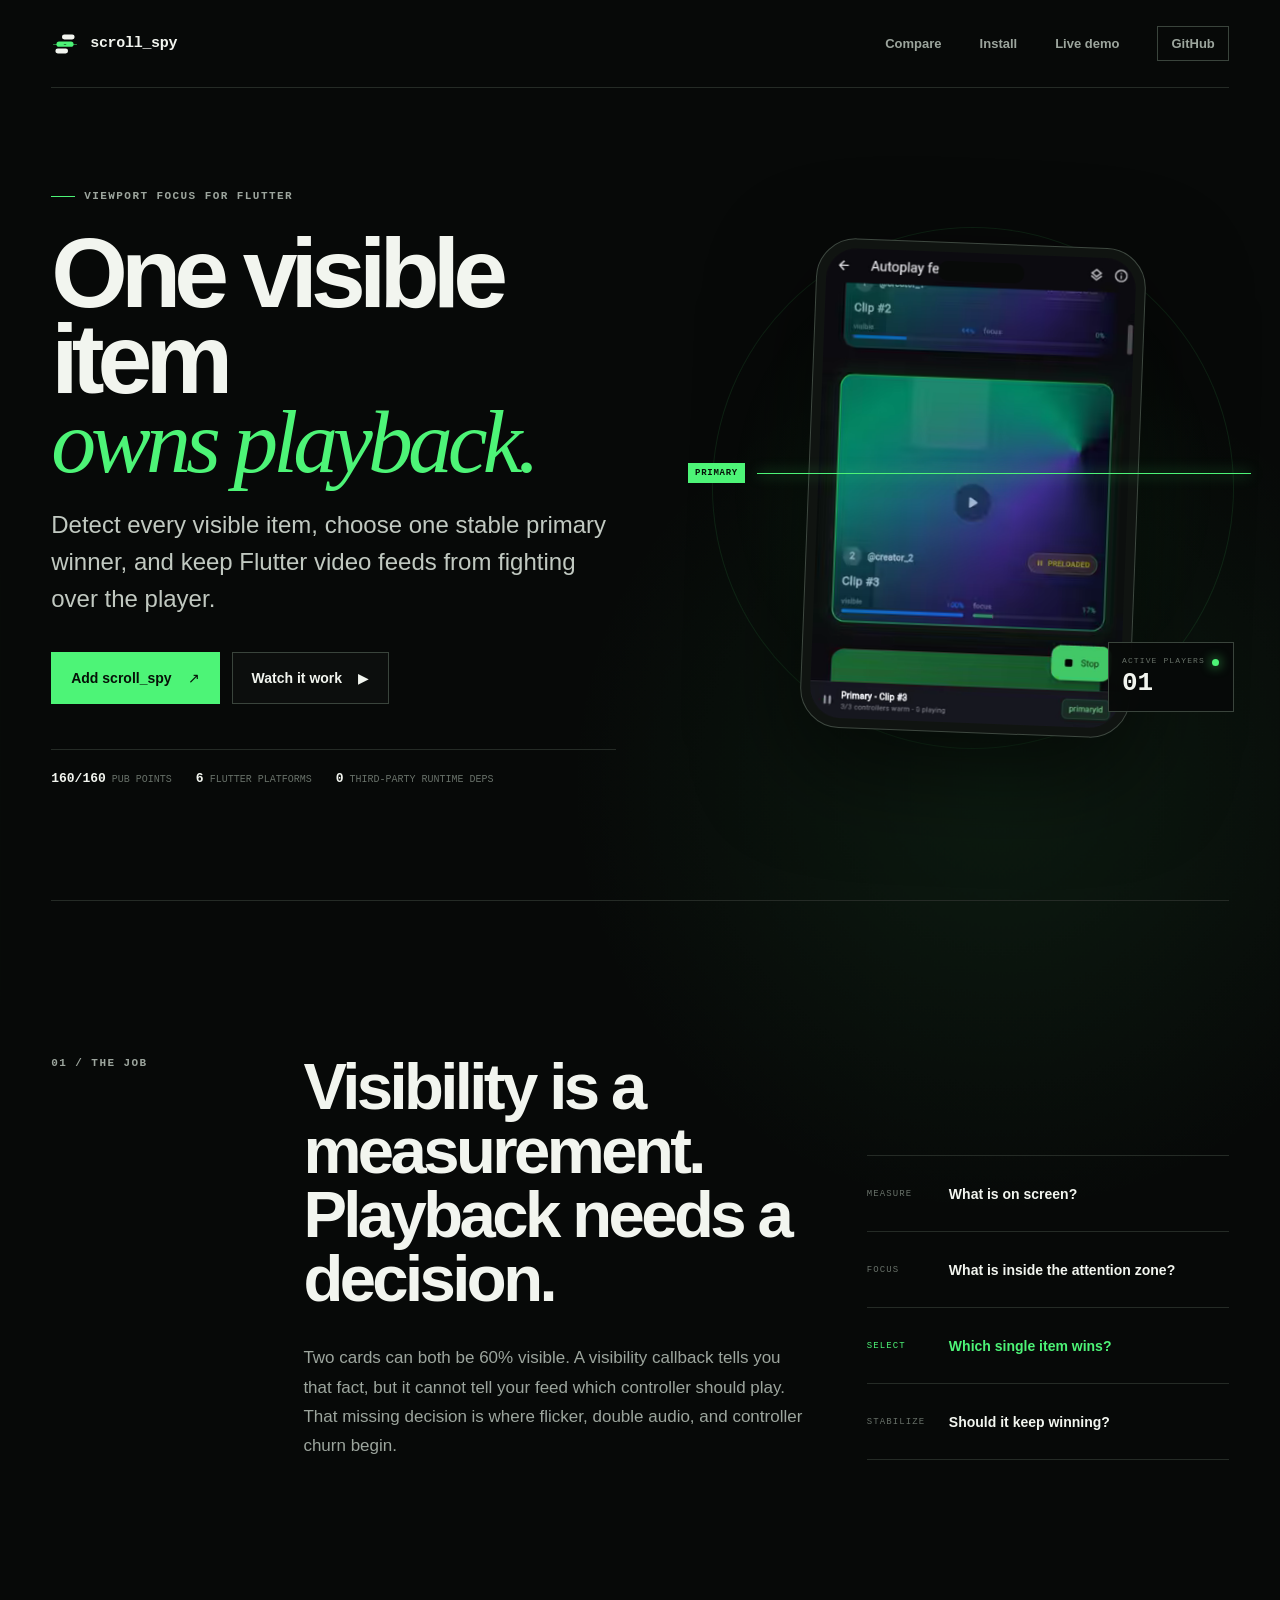
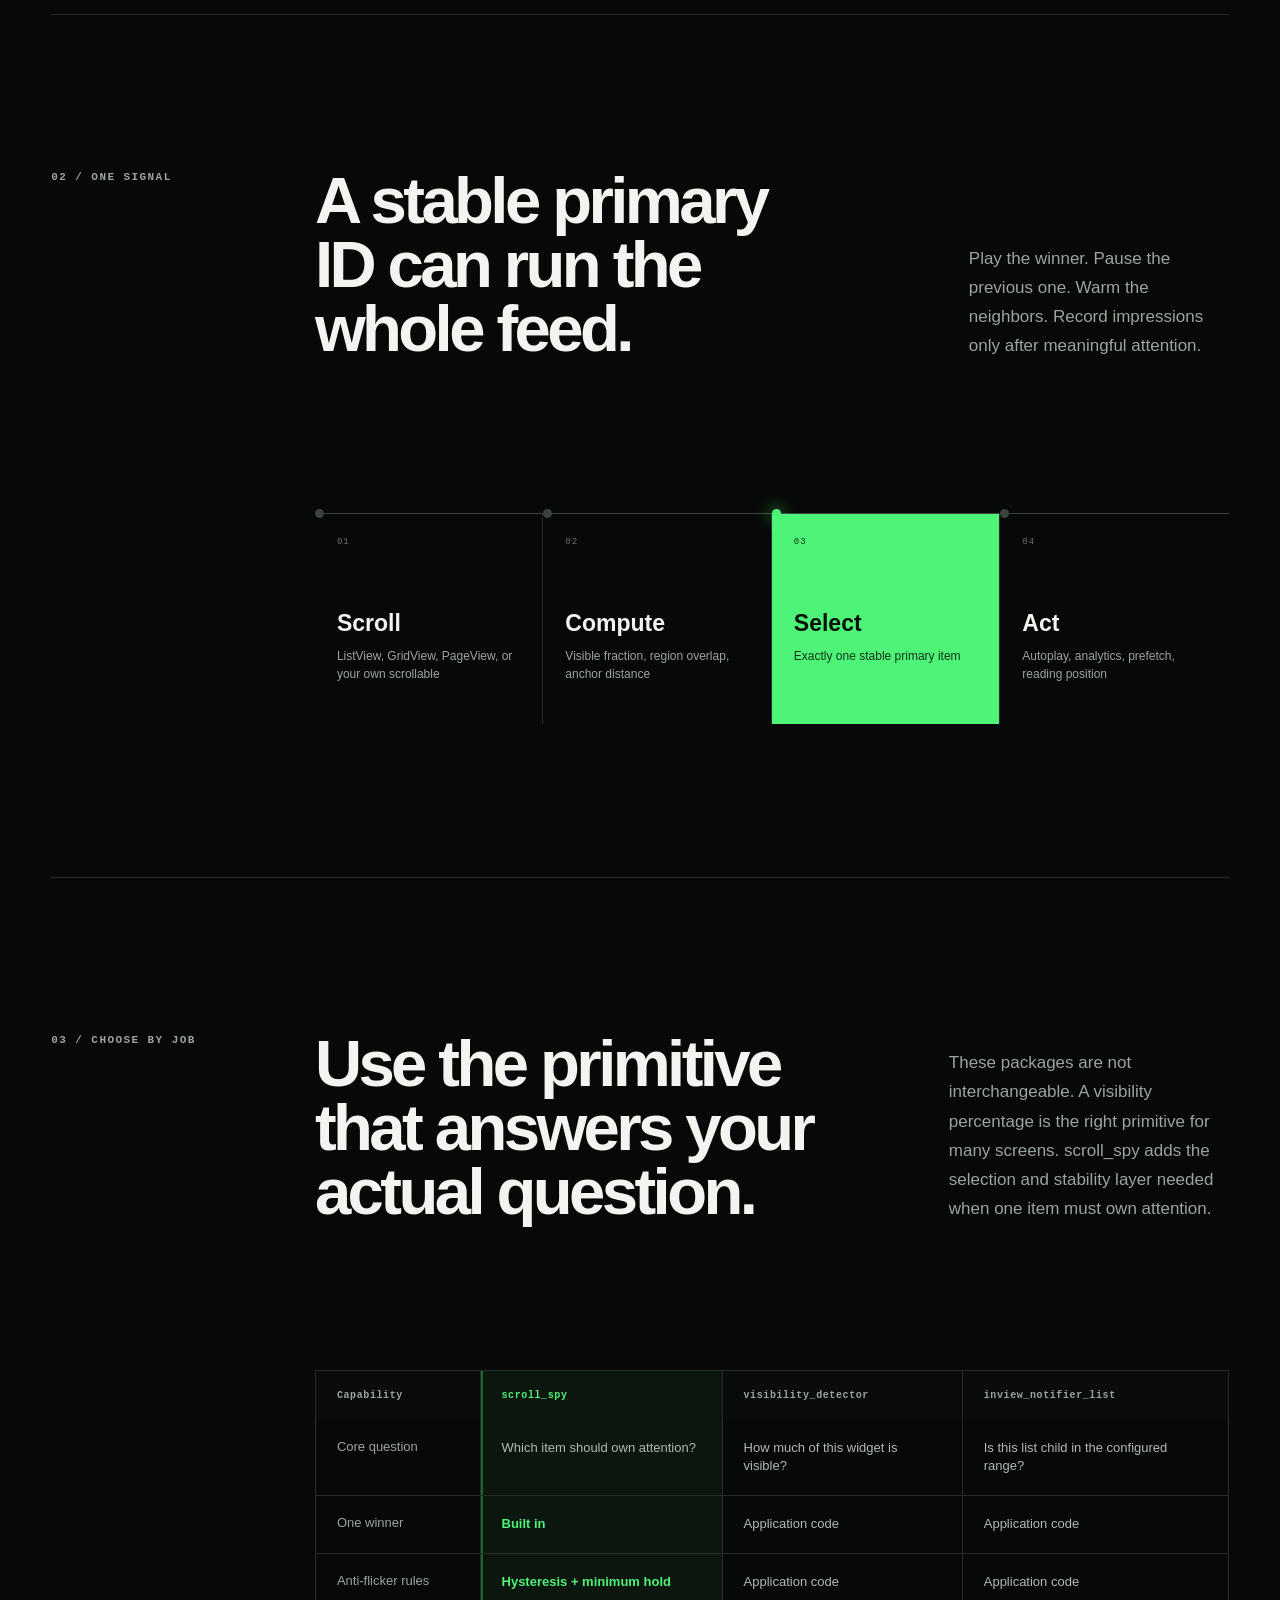
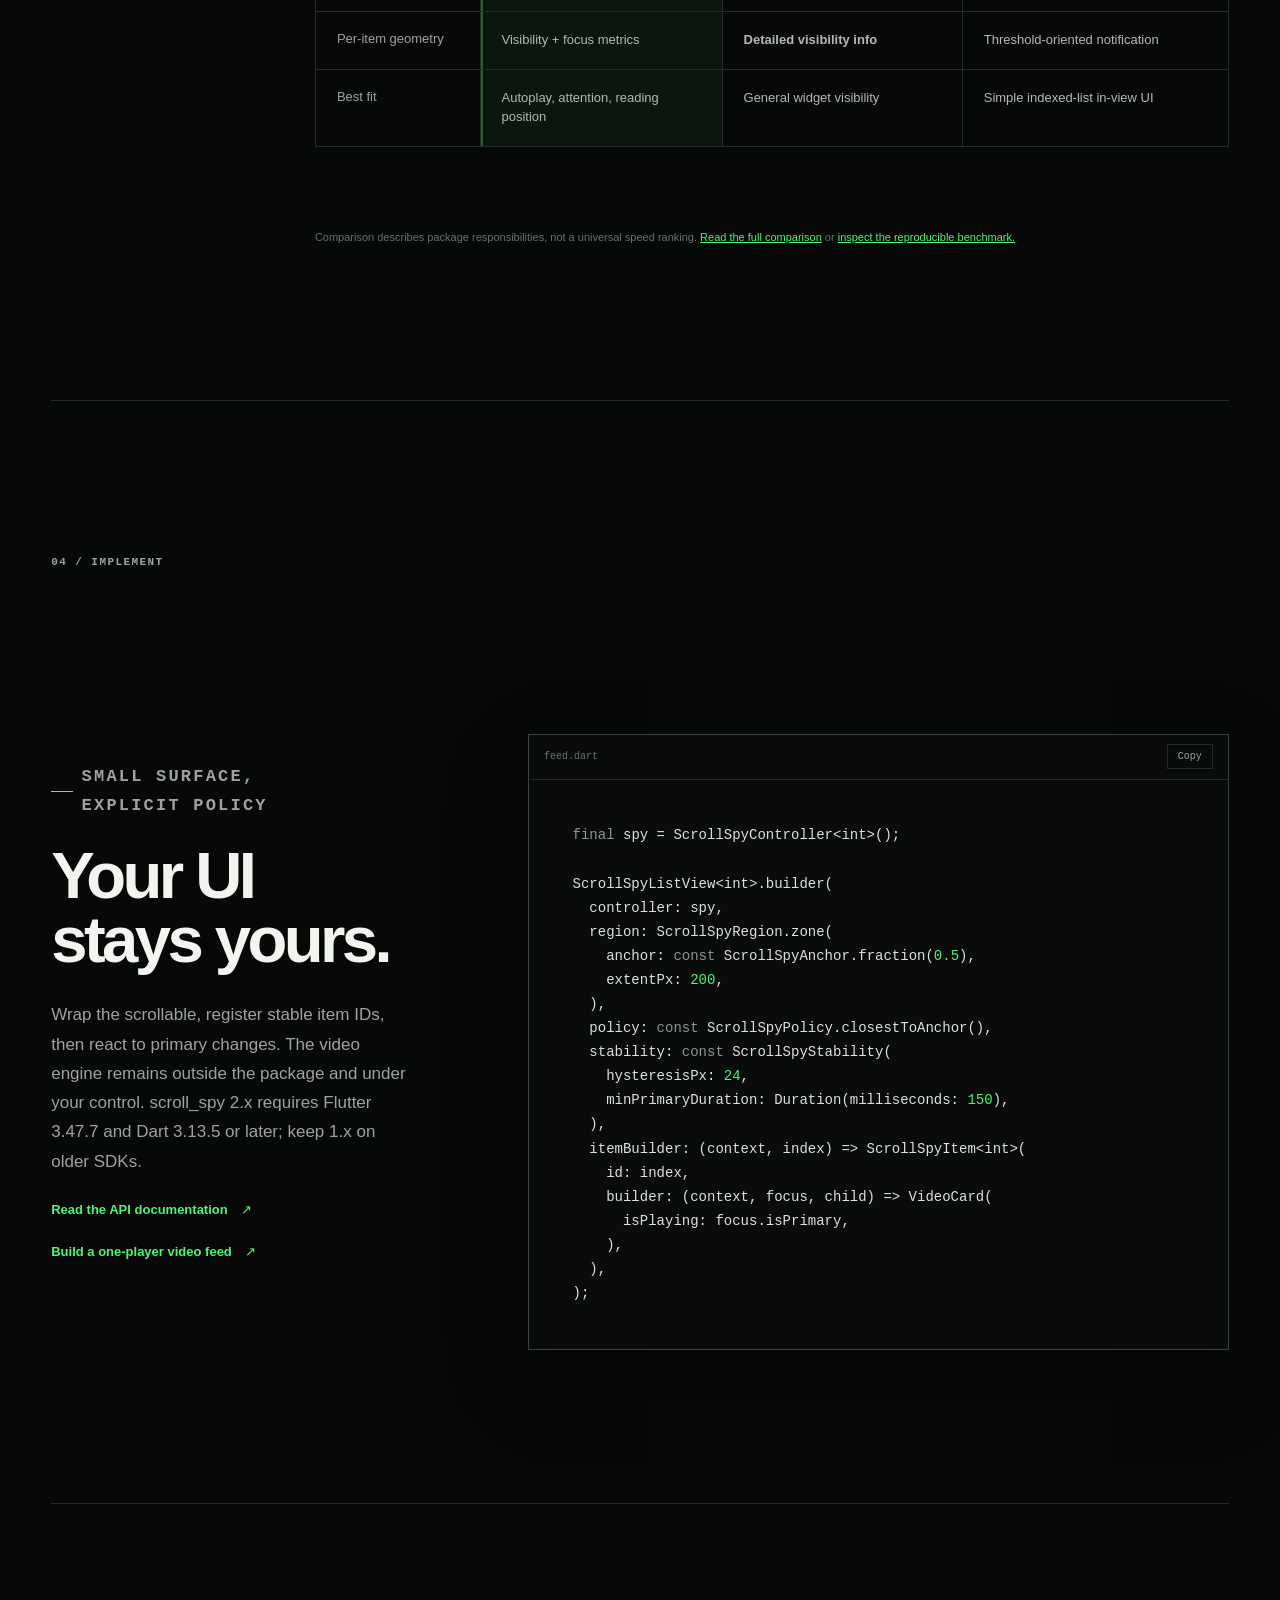
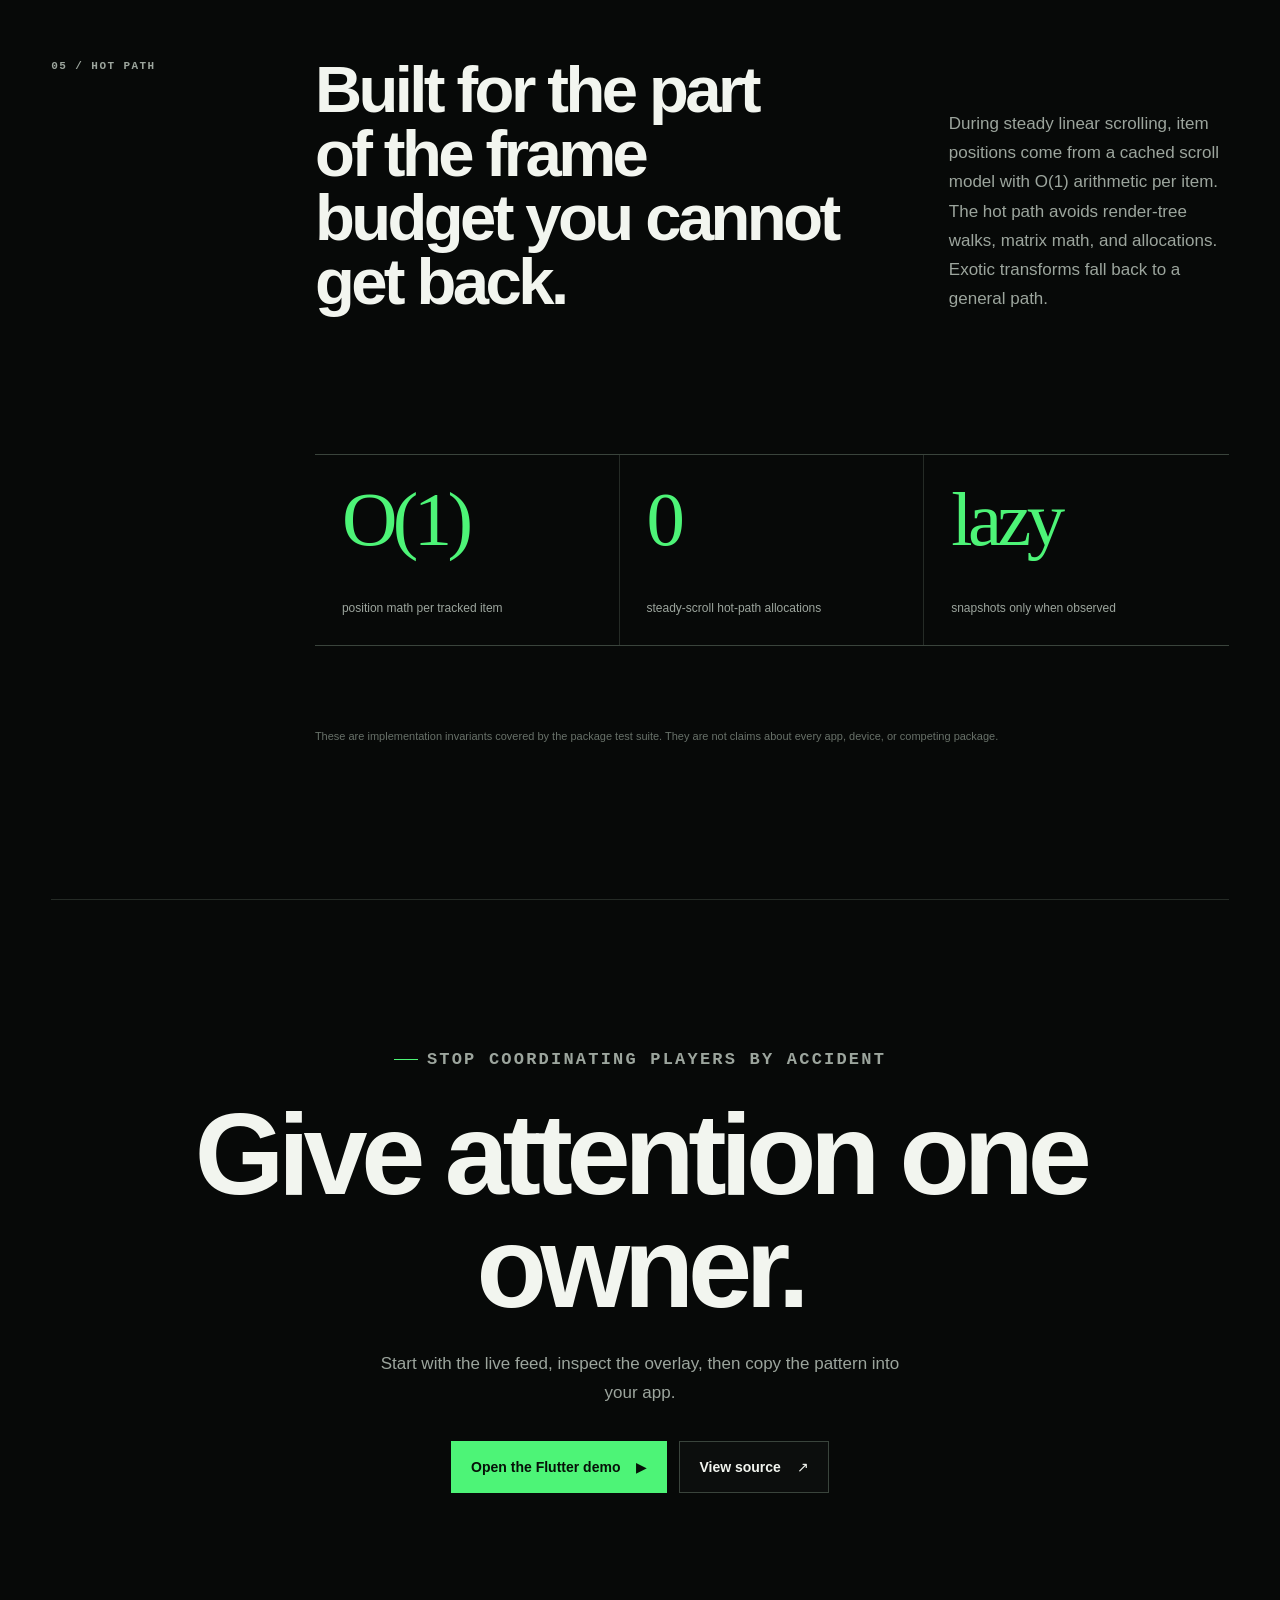
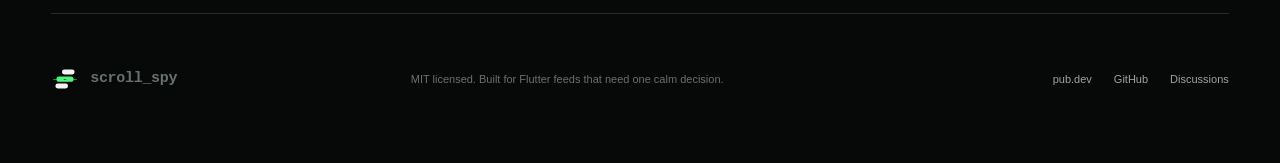
<file: website/index.html>
<!doctype html>
<html lang="en">
  <head>
    <meta charset="utf-8" />
    <meta name="viewport" content="width=device-width, initial-scale=1" />
    <meta name="theme-color" content="#070908" />
    <meta name="color-scheme" content="dark" />

    <title>scroll_spy - Stable primary item detection for Flutter</title>
    <meta
      name="description"
      content="Detect visible Flutter items and choose one stable primary item for video autoplay feeds, analytics, reading position, and prefetching."
    />
    <meta
      name="keywords"
      content="Flutter visibility detector, Flutter video autoplay feed, viewport focus detection, primary visible item, scroll analytics, scroll_spy"
    />
    <meta name="author" content="Omar Hanafy" />
    <meta name="robots" content="index, follow, max-image-preview:large" />
    <link rel="canonical" href="https://omar-hanafy.github.io/scroll_spy/" />
    <link rel="alternate" type="text/plain" href="llms.txt" title="scroll_spy package context" />
    <link rel="icon" href="assets/favicon-16.png" type="image/png" sizes="16x16" />
    <link rel="icon" href="assets/favicon-32.png" type="image/png" sizes="32x32" />
    <link rel="apple-touch-icon" href="assets/apple-touch-icon.png" sizes="180x180" />
    <link rel="manifest" href="site.webmanifest" />

    <meta property="og:type" content="website" />
    <meta property="og:site_name" content="scroll_spy" />
    <meta property="og:title" content="One visible item owns playback" />
    <meta
      property="og:description"
      content="Stable primary item detection for Flutter scrollables, built for autoplay feeds, analytics, reading position, and prefetching."
    />
    <meta property="og:url" content="https://omar-hanafy.github.io/scroll_spy/" />
    <meta
      property="og:image"
      content="https://omar-hanafy.github.io/scroll_spy/assets/social-preview.png?v=1.0.5"
    />
    <meta property="og:image:width" content="1200" />
    <meta property="og:image:height" content="630" />
    <meta property="og:image:alt" content="scroll_spy selecting one primary card in a Flutter video feed" />

    <meta name="twitter:card" content="summary_large_image" />
    <meta name="twitter:title" content="scroll_spy for Flutter" />
    <meta
      name="twitter:description"
      content="Know what is visible. Choose one stable winner. Keep autoplay feeds calm."
    />
    <meta
      name="twitter:image"
      content="https://omar-hanafy.github.io/scroll_spy/assets/social-preview.png?v=1.0.5"
    />
    <meta name="twitter:image:alt" content="scroll_spy selecting one primary card in a Flutter video feed" />

    <script type="application/ld+json">
      {
        "@context": "https://schema.org",
        "@type": "SoftwareSourceCode",
        "name": "scroll_spy",
        "description": "Viewport-aware focus detection and stable primary item selection for Flutter scrollables.",
        "image": "https://omar-hanafy.github.io/scroll_spy/assets/scroll-spy-icon.png",
        "codeRepository": "https://github.com/omar-hanafy/scroll_spy",
        "downloadUrl": "https://pub.dev/packages/scroll_spy",
        "license": "https://opensource.org/licenses/MIT",
        "programmingLanguage": "Dart",
        "runtimePlatform": "Flutter",
        "applicationCategory": "DeveloperApplication",
        "keywords": [
          "Flutter",
          "visibility detection",
          "video autoplay feed",
          "viewport focus",
          "scroll analytics"
        ]
      }
    </script>

    <link rel="stylesheet" href="styles.css" />
    <script src="app.js" defer></script>
  </head>
  <body>
    <a class="skip-link" href="#main">Skip to content</a>
    <div class="scroll-progress" aria-hidden="true"><span></span></div>

    <header class="site-header">
      <a class="wordmark" href="#top" aria-label="scroll_spy home">
        <img class="wordmark-mark" src="assets/scroll-spy-mark-dark.svg" alt="" aria-hidden="true" />
        <span>scroll_spy</span>
      </a>
      <nav aria-label="Primary navigation">
        <a href="comparison.html">Compare</a>
        <a href="#install">Install</a>
        <a href="demo/">Live demo</a>
        <a class="nav-source" href="https://github.com/omar-hanafy/scroll_spy">GitHub</a>
      </nav>
    </header>

    <main id="main">
      <section class="hero" id="top">
        <div class="hero-copy" data-reveal>
          <p class="eyebrow"><span></span> Viewport focus for Flutter</p>
          <h1>
            One visible item
            <em>owns playback.</em>
          </h1>
          <p class="hero-lede">
            Detect every visible item, choose one stable primary winner, and keep
            Flutter video feeds from fighting over the player.
          </p>
          <div class="hero-actions">
            <a class="button button-primary" href="https://pub.dev/packages/scroll_spy">
              Add scroll_spy
              <span aria-hidden="true">↗</span>
            </a>
            <a class="button button-quiet" href="demo/">
              Watch it work
              <span aria-hidden="true">▶</span>
            </a>
          </div>
          <div class="proof-line" aria-label="Package highlights">
            <span><strong>160/160</strong> pub points</span>
            <span><strong>6</strong> Flutter platforms</span>
            <span><strong>0</strong> third-party runtime deps</span>
          </div>
        </div>

        <div class="hero-stage" data-reveal>
          <div class="focus-rail" aria-hidden="true">
            <span class="focus-label">PRIMARY</span>
            <span class="focus-line"></span>
          </div>
          <div class="phone-shell">
            <div class="phone-top" aria-hidden="true"></div>
            <video
              class="product-video"
              autoplay
              muted
              loop
              playsinline
              poster="assets/feed-autoplay-poster.jpg"
              aria-label="Flutter feed where scroll_spy selects one primary card"
            >
              <source src="assets/feed-autoplay.webm" type="video/webm" />
              <source src="assets/feed-autoplay.mp4" type="video/mp4" />
            </video>
          </div>
          <div class="winner-readout" aria-hidden="true">
            <span>ACTIVE PLAYERS</span>
            <strong>01</strong>
            <i></i>
          </div>
        </div>
      </section>

      <section class="manifesto section-rule" aria-labelledby="problem-title">
        <p class="section-index">01 / THE JOB</p>
        <div class="manifesto-copy" data-reveal>
          <h2 id="problem-title">Visibility is a measurement. Playback needs a decision.</h2>
          <p>
            Two cards can both be 60% visible. A visibility callback tells you that
            fact, but it cannot tell your feed which controller should play. That
            missing decision is where flicker, double audio, and controller churn begin.
          </p>
        </div>
        <div class="decision-stack" data-reveal>
          <div><span>MEASURE</span><strong>What is on screen?</strong></div>
          <div><span>FOCUS</span><strong>What is inside the attention zone?</strong></div>
          <div class="decision-primary"><span>SELECT</span><strong>Which single item wins?</strong></div>
          <div><span>STABILIZE</span><strong>Should it keep winning?</strong></div>
        </div>
      </section>

      <section class="outcomes section-rule" aria-labelledby="outcomes-title">
        <p class="section-index">02 / ONE SIGNAL</p>
        <div class="outcomes-heading" data-reveal>
          <h2 id="outcomes-title">A stable primary ID can run the whole feed.</h2>
          <p>
            Play the winner. Pause the previous one. Warm the neighbors. Record
            impressions only after meaningful attention.
          </p>
        </div>
        <ol class="signal-flow" data-reveal>
          <li><span>01</span><strong>Scroll</strong><small>ListView, GridView, PageView, or your own scrollable</small></li>
          <li><span>02</span><strong>Compute</strong><small>Visible fraction, region overlap, anchor distance</small></li>
          <li class="signal-winner"><span>03</span><strong>Select</strong><small>Exactly one stable primary item</small></li>
          <li><span>04</span><strong>Act</strong><small>Autoplay, analytics, prefetch, reading position</small></li>
        </ol>
      </section>

      <section class="comparison section-rule" id="compare" aria-labelledby="compare-title">
        <p class="section-index">03 / CHOOSE BY JOB</p>
        <div class="comparison-intro" data-reveal>
          <h2 id="compare-title">Use the primitive that answers your actual question.</h2>
          <p>
            These packages are not interchangeable. A visibility percentage is the
            right primitive for many screens. scroll_spy adds the selection and
            stability layer needed when one item must own attention.
          </p>
        </div>
        <div class="comparison-table-wrap" data-reveal>
          <table>
            <thead>
              <tr>
                <th scope="col">Capability</th>
                <th scope="col" class="selected">scroll_spy</th>
                <th scope="col">visibility_detector</th>
                <th scope="col">inview_notifier_list</th>
              </tr>
            </thead>
            <tbody>
              <tr>
                <th scope="row">Core question</th>
                <td class="selected">Which item should own attention?</td>
                <td>How much of this widget is visible?</td>
                <td>Is this list child in the configured range?</td>
              </tr>
              <tr>
                <th scope="row">One winner</th>
                <td class="selected"><b>Built in</b></td>
                <td>Application code</td>
                <td>Application code</td>
              </tr>
              <tr>
                <th scope="row">Anti-flicker rules</th>
                <td class="selected"><b>Hysteresis + minimum hold</b></td>
                <td>Application code</td>
                <td>Application code</td>
              </tr>
              <tr>
                <th scope="row">Per-item geometry</th>
                <td class="selected">Visibility + focus metrics</td>
                <td><b>Detailed visibility info</b></td>
                <td>Threshold-oriented notification</td>
              </tr>
              <tr>
                <th scope="row">Best fit</th>
                <td class="selected">Autoplay, attention, reading position</td>
                <td>General widget visibility</td>
                <td>Simple indexed-list in-view UI</td>
              </tr>
            </tbody>
          </table>
        </div>
        <p class="comparison-note">
          Comparison describes package responsibilities, not a universal speed ranking.
          <a href="comparison.html">Read the full comparison</a> or
          <a href="https://github.com/omar-hanafy/scroll_spy/tree/main/benchmark">inspect the reproducible benchmark.</a>
        </p>
      </section>

      <section class="install section-rule" id="install" aria-labelledby="install-title">
        <p class="section-index">04 / IMPLEMENT</p>
        <div class="install-copy" data-reveal>
          <p class="eyebrow"><span></span> Small surface, explicit policy</p>
          <h2 id="install-title">Your UI stays yours.</h2>
          <p>
            Wrap the scrollable, register stable item IDs, then react to primary
            changes. The video engine remains outside the package and under your control.
            scroll_spy 2.x requires Flutter 3.47.7 and Dart 3.13.5 or later;
            keep 1.x on older SDKs.
          </p>
          <a class="text-link" href="https://pub.dev/documentation/scroll_spy/latest/">
            Read the API documentation <span aria-hidden="true">↗</span>
          </a>
          <br />
          <a class="text-link" href="guides/flutter-video-autoplay-feed.html">
            Build a one-player video feed <span aria-hidden="true">↗</span>
          </a>
        </div>
        <div class="code-window" data-reveal>
          <div class="code-bar">
            <span>feed.dart</span>
            <button class="copy-button" type="button" data-copy-target="feed-code">Copy</button>
          </div>
          <pre><code id="feed-code"><span class="token-muted">final</span> spy = ScrollSpyController&lt;int&gt;();

ScrollSpyListView&lt;int&gt;.builder(
  controller: spy,
  region: ScrollSpyRegion.zone(
    anchor: <span class="token-muted">const</span> ScrollSpyAnchor.fraction(<span class="token-number">0.5</span>),
    extentPx: <span class="token-number">200</span>,
  ),
  policy: <span class="token-muted">const</span> ScrollSpyPolicy.closestToAnchor(),
  stability: <span class="token-muted">const</span> ScrollSpyStability(
    hysteresisPx: <span class="token-number">24</span>,
    minPrimaryDuration: Duration(milliseconds: <span class="token-number">150</span>),
  ),
  itemBuilder: (context, index) =&gt; ScrollSpyItem&lt;int&gt;(
    id: index,
    builder: (context, focus, child) =&gt; VideoCard(
      isPlaying: focus.isPrimary,
    ),
  ),
);</code></pre>
        </div>
      </section>

      <section class="engine section-rule" aria-labelledby="engine-title">
        <p class="section-index">05 / HOT PATH</p>
        <div class="engine-head" data-reveal>
          <h2 id="engine-title">Built for the part of the frame budget you cannot get back.</h2>
          <p>
            During steady linear scrolling, item positions come from a cached scroll
            model with O(1) arithmetic per item. The hot path avoids render-tree walks,
            matrix math, and allocations. Exotic transforms fall back to a general path.
          </p>
        </div>
        <div class="engine-metrics" data-reveal>
          <div><strong>O(1)</strong><span>position math per tracked item</span></div>
          <div><strong>0</strong><span>steady-scroll hot-path allocations</span></div>
          <div><strong>lazy</strong><span>snapshots only when observed</span></div>
        </div>
        <p class="engine-proof">
          These are implementation invariants covered by the package test suite. They are
          not claims about every app, device, or competing package.
        </p>
      </section>

      <section class="final-cta" data-reveal aria-labelledby="cta-title">
        <p class="eyebrow"><span></span> Stop coordinating players by accident</p>
        <h2 id="cta-title">Give attention one owner.</h2>
        <p>Start with the live feed, inspect the overlay, then copy the pattern into your app.</p>
        <div class="hero-actions">
          <a class="button button-primary" href="demo/">Open the Flutter demo <span aria-hidden="true">▶</span></a>
          <a class="button button-quiet" href="https://github.com/omar-hanafy/scroll_spy">View source <span aria-hidden="true">↗</span></a>
        </div>
      </section>
    </main>

    <footer>
      <a class="wordmark" href="#top"><img class="wordmark-mark" src="assets/scroll-spy-mark-dark.svg" alt="" aria-hidden="true" /><span>scroll_spy</span></a>
      <p>MIT licensed. Built for Flutter feeds that need one calm decision.</p>
      <div>
        <a href="https://pub.dev/packages/scroll_spy">pub.dev</a>
        <a href="https://github.com/omar-hanafy/scroll_spy">GitHub</a>
        <a href="https://github.com/omar-hanafy/scroll_spy/discussions">Discussions</a>
      </div>
    </footer>
  </body>
</html>
</file>
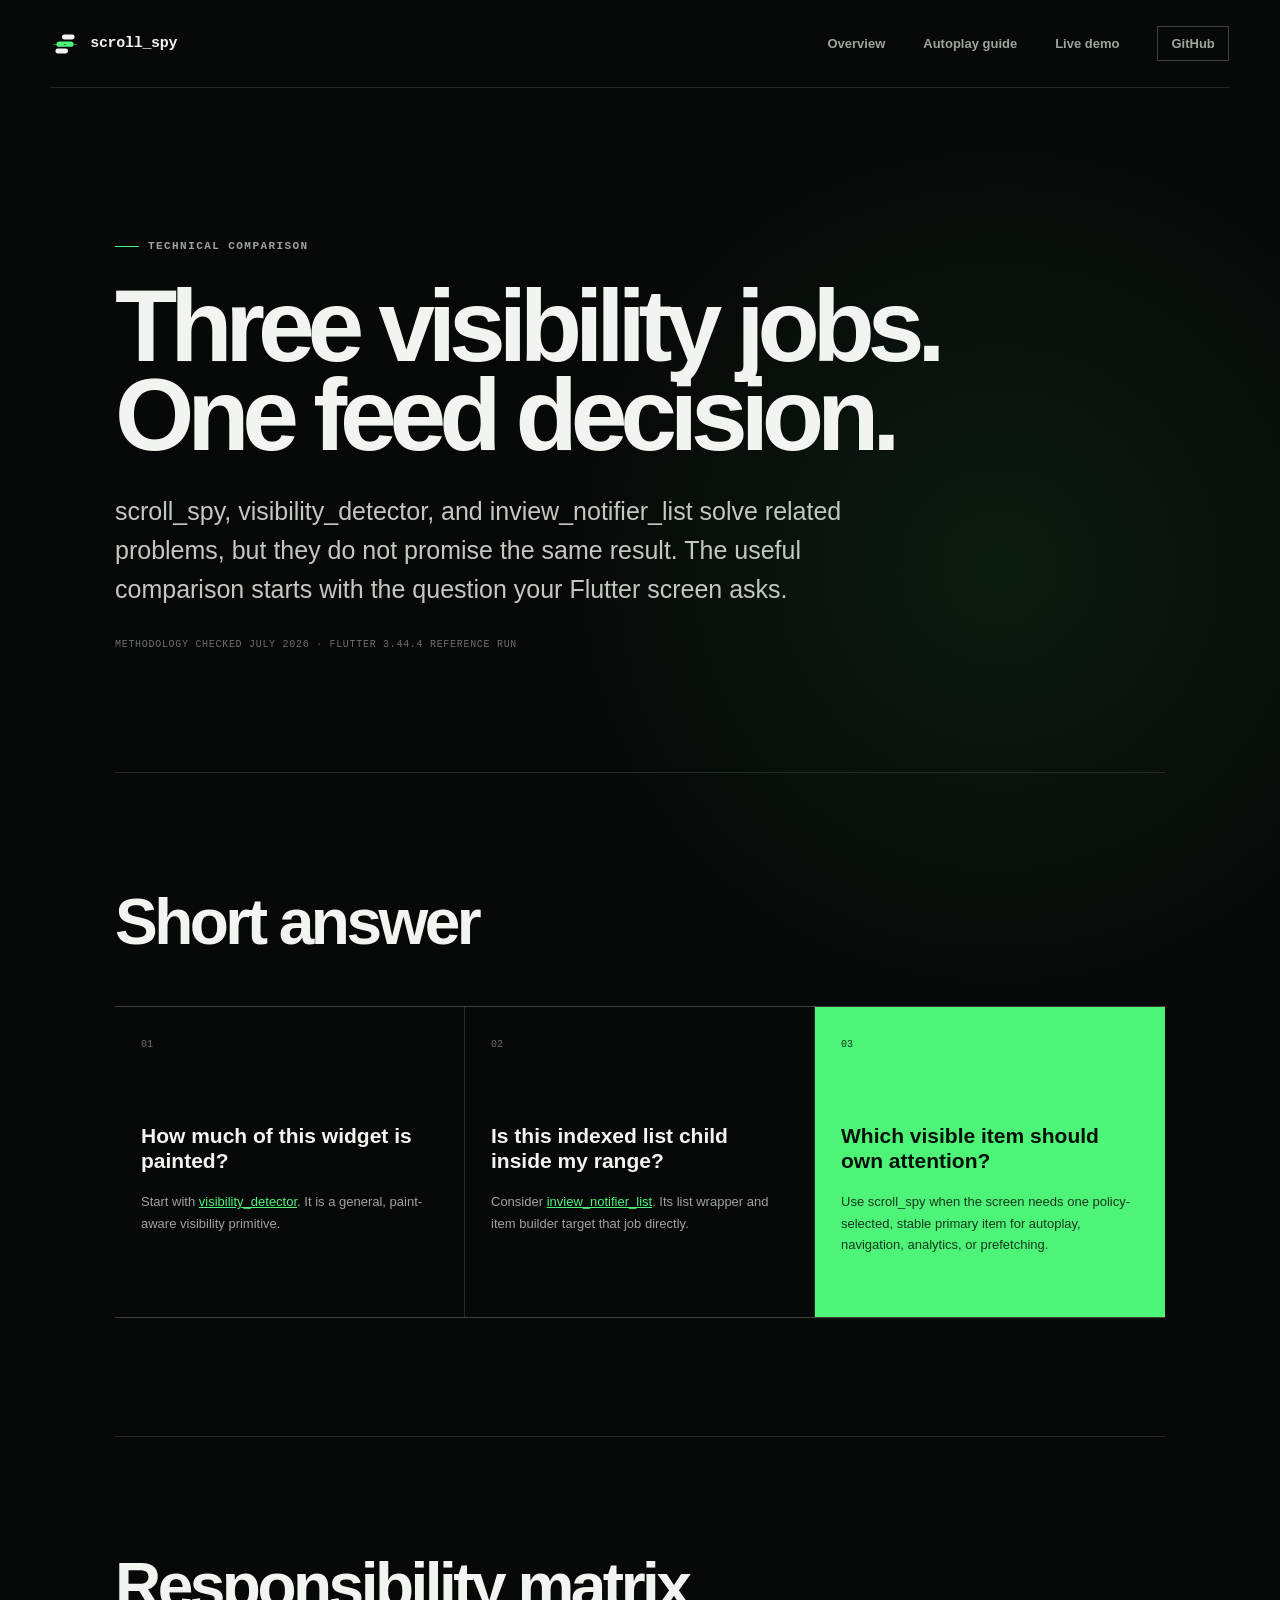
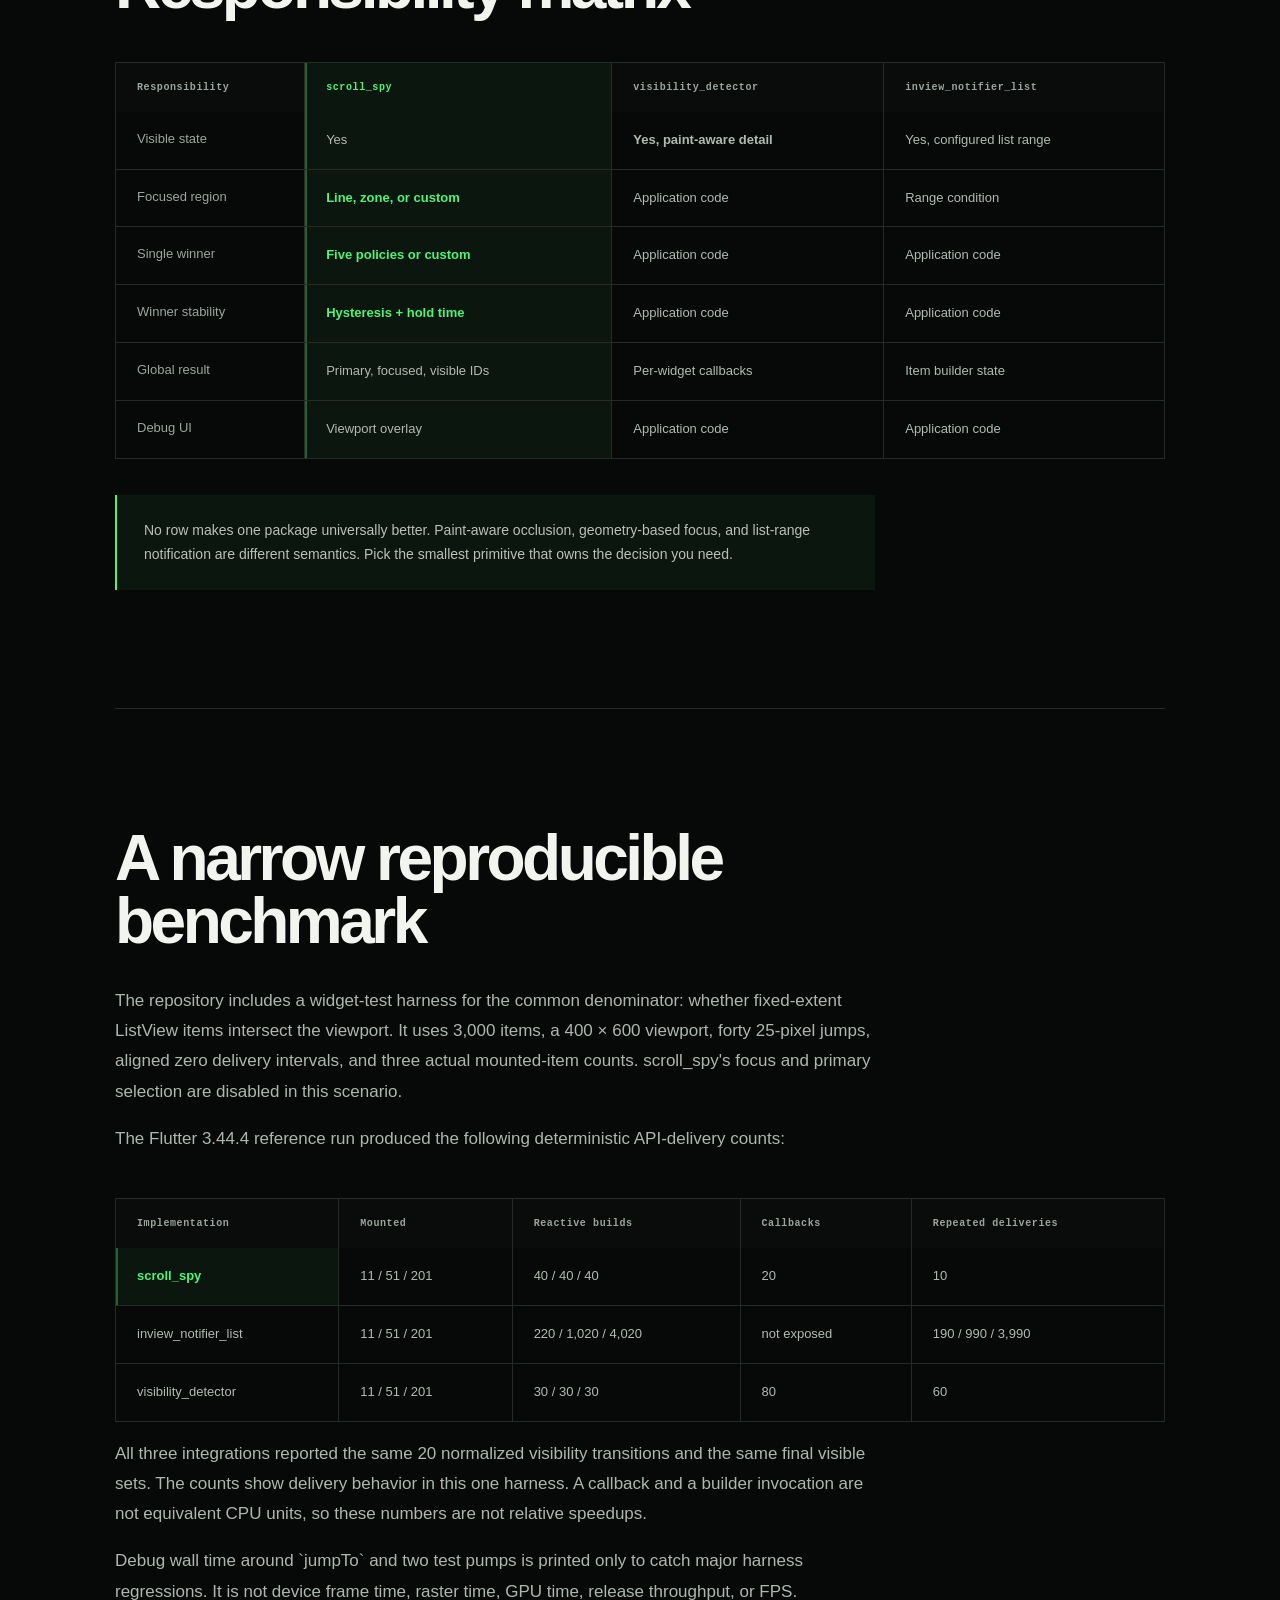
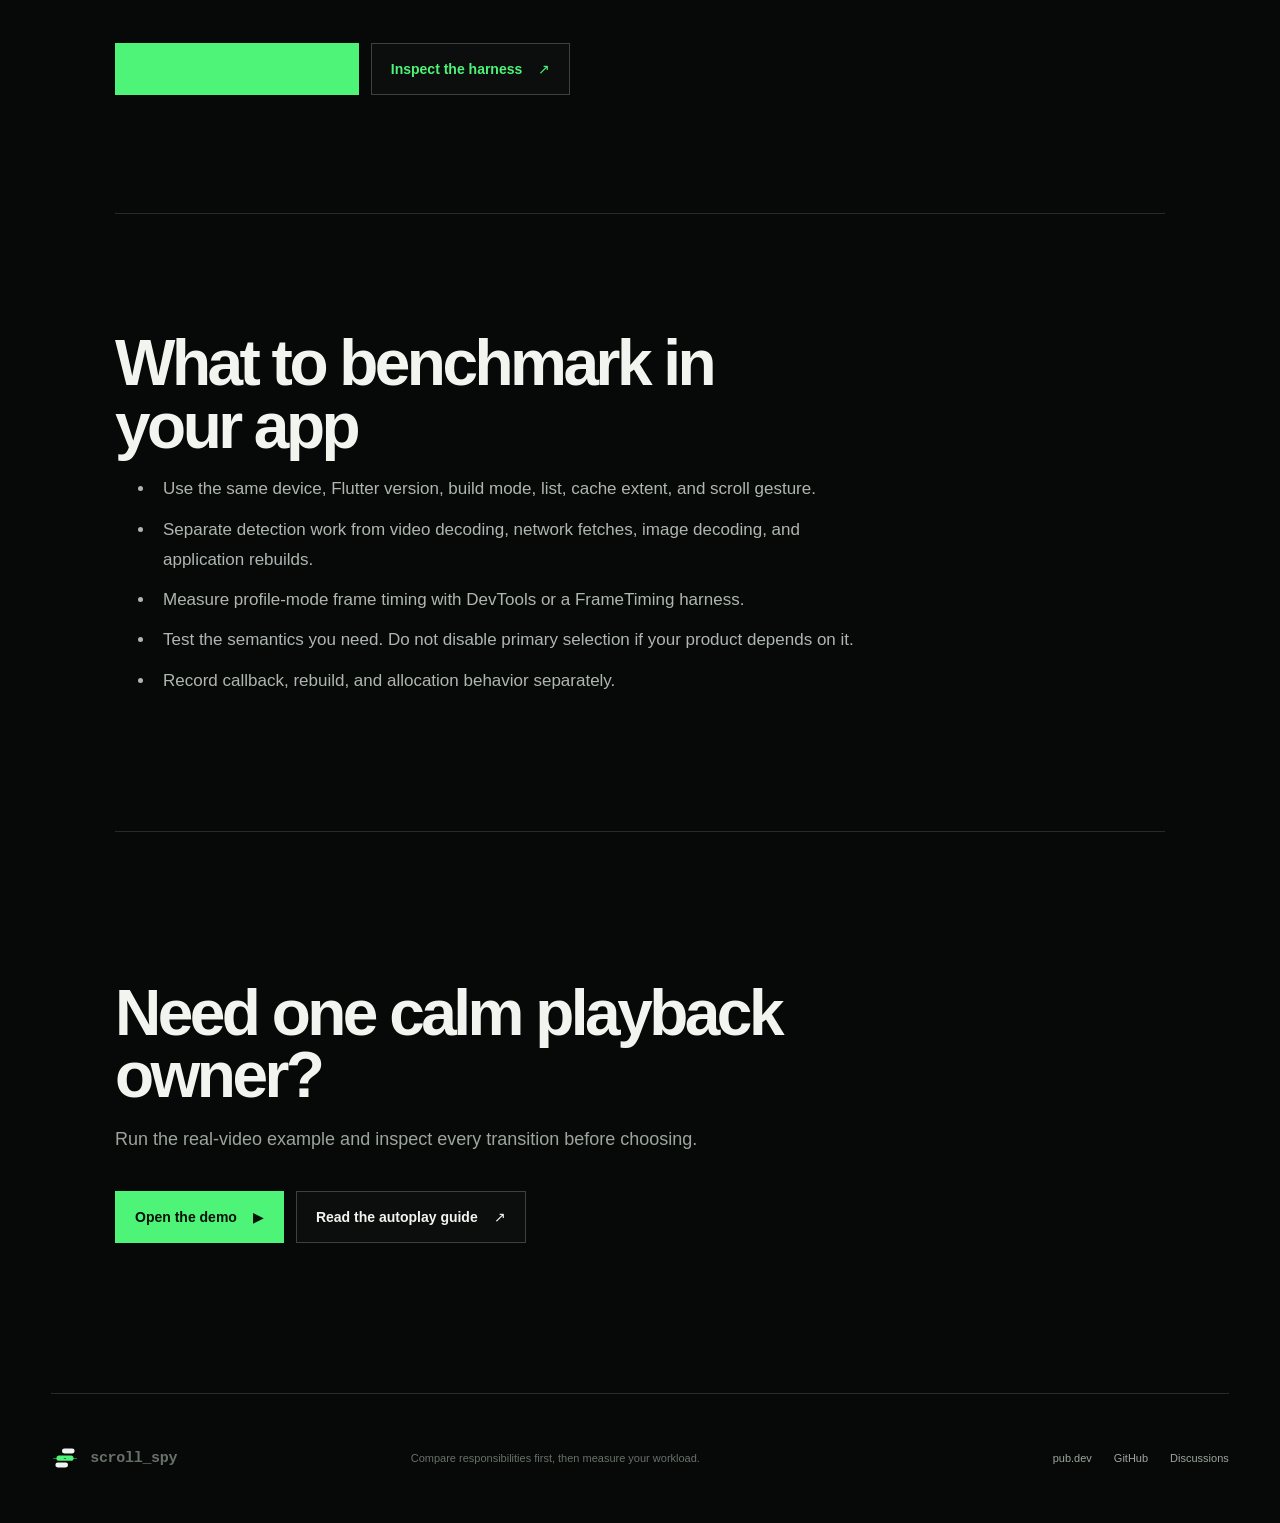
<file: website/comparison.html>
<!doctype html>
<html lang="en">
  <head>
    <meta charset="utf-8" />
    <meta name="viewport" content="width=device-width, initial-scale=1" />
    <meta name="theme-color" content="#070908" />
    <meta name="color-scheme" content="dark" />
    <title>scroll_spy vs visibility_detector vs inview_notifier_list</title>
    <meta
      name="description"
      content="A technical comparison of Flutter visibility packages by responsibility, primary-item selection, stability, and reproducible delivery counts."
    />
    <meta name="robots" content="index, follow, max-image-preview:large" />
    <link rel="canonical" href="https://omar-hanafy.github.io/scroll_spy/comparison.html" />
    <link rel="icon" href="assets/favicon-16.png" type="image/png" sizes="16x16" />
    <link rel="icon" href="assets/favicon-32.png" type="image/png" sizes="32x32" />
    <link rel="apple-touch-icon" href="assets/apple-touch-icon.png" sizes="180x180" />
    <link rel="manifest" href="site.webmanifest" />
    <meta property="og:type" content="article" />
    <meta property="og:title" content="Flutter visibility packages answer different questions" />
    <meta
      property="og:description"
      content="Compare scroll_spy, visibility_detector, and inview_notifier_list by the decision your Flutter screen needs."
    />
    <meta property="og:url" content="https://omar-hanafy.github.io/scroll_spy/comparison.html" />
    <meta property="og:image" content="https://omar-hanafy.github.io/scroll_spy/assets/social-preview.png?v=1.0.5" />
    <meta property="og:image:width" content="1200" />
    <meta property="og:image:height" content="630" />
    <meta property="og:image:alt" content="scroll_spy selecting one primary card in a Flutter video feed" />
    <meta name="twitter:card" content="summary_large_image" />
    <meta name="twitter:title" content="Flutter visibility package comparison" />
    <meta name="twitter:description" content="Choose scroll_spy, visibility_detector, or inview_notifier_list by the decision your screen needs." />
    <meta name="twitter:image" content="https://omar-hanafy.github.io/scroll_spy/assets/social-preview.png?v=1.0.5" />
    <meta name="twitter:image:alt" content="scroll_spy selecting one primary card in a Flutter video feed" />
    <link rel="stylesheet" href="styles.css" />
    <script src="app.js" defer></script>
  </head>
  <body>
    <a class="skip-link" href="#main">Skip to content</a>
    <div class="scroll-progress" aria-hidden="true"><span></span></div>
    <header class="site-header">
      <a class="wordmark" href="./" aria-label="scroll_spy home"><img class="wordmark-mark" src="assets/scroll-spy-mark-dark.svg" alt="" aria-hidden="true" /><span>scroll_spy</span></a>
      <nav aria-label="Primary navigation">
        <a href="./">Overview</a>
        <a href="guides/flutter-video-autoplay-feed.html">Autoplay guide</a>
        <a href="demo/">Live demo</a>
        <a class="nav-source" href="https://github.com/omar-hanafy/scroll_spy">GitHub</a>
      </nav>
    </header>

    <main id="main" class="article-main">
      <article>
        <header class="article-hero" data-reveal>
          <p class="eyebrow"><span></span> Technical comparison</p>
          <h1>Three visibility jobs. One feed decision.</h1>
          <p class="article-lede">
            scroll_spy, visibility_detector, and inview_notifier_list solve
            related problems, but they do not promise the same result. The useful
            comparison starts with the question your Flutter screen asks.
          </p>
          <p class="article-meta">Methodology checked July 2026 · Flutter 3.44.4 reference run</p>
        </header>

        <section class="prose" data-reveal>
          <h2>Short answer</h2>
          <div class="job-list">
            <div>
              <span>01</span>
              <h3>How much of this widget is painted?</h3>
              <p>Start with <a href="https://pub.dev/packages/visibility_detector">visibility_detector</a>. It is a general, paint-aware visibility primitive.</p>
            </div>
            <div>
              <span>02</span>
              <h3>Is this indexed list child inside my range?</h3>
              <p>Consider <a href="https://pub.dev/packages/inview_notifier_list">inview_notifier_list</a>. Its list wrapper and item builder target that job directly.</p>
            </div>
            <div class="job-primary">
              <span>03</span>
              <h3>Which visible item should own attention?</h3>
              <p>Use scroll_spy when the screen needs one policy-selected, stable primary item for autoplay, navigation, analytics, or prefetching.</p>
            </div>
          </div>
        </section>

        <section class="prose" data-reveal>
          <h2>Responsibility matrix</h2>
          <div class="comparison-table-wrap article-table">
            <table>
              <thead>
                <tr><th>Responsibility</th><th class="selected">scroll_spy</th><th>visibility_detector</th><th>inview_notifier_list</th></tr>
              </thead>
              <tbody>
                <tr><th>Visible state</th><td class="selected">Yes</td><td><b>Yes, paint-aware detail</b></td><td>Yes, configured list range</td></tr>
                <tr><th>Focused region</th><td class="selected"><b>Line, zone, or custom</b></td><td>Application code</td><td>Range condition</td></tr>
                <tr><th>Single winner</th><td class="selected"><b>Five policies or custom</b></td><td>Application code</td><td>Application code</td></tr>
                <tr><th>Winner stability</th><td class="selected"><b>Hysteresis + hold time</b></td><td>Application code</td><td>Application code</td></tr>
                <tr><th>Global result</th><td class="selected">Primary, focused, visible IDs</td><td>Per-widget callbacks</td><td>Item builder state</td></tr>
                <tr><th>Debug UI</th><td class="selected">Viewport overlay</td><td>Application code</td><td>Application code</td></tr>
              </tbody>
            </table>
          </div>
          <aside class="callout">
            No row makes one package universally better. Paint-aware occlusion,
            geometry-based focus, and list-range notification are different
            semantics. Pick the smallest primitive that owns the decision you need.
          </aside>
        </section>

        <section class="prose" data-reveal>
          <h2>A narrow reproducible benchmark</h2>
          <p>
            The repository includes a widget-test harness for the common denominator:
            whether fixed-extent ListView items intersect the viewport. It uses 3,000
            items, a 400 × 600 viewport, forty 25-pixel jumps, aligned zero delivery
            intervals, and three actual mounted-item counts. scroll_spy's focus and
            primary selection are disabled in this scenario.
          </p>
          <p>The Flutter 3.44.4 reference run produced the following deterministic API-delivery counts:</p>
          <div class="comparison-table-wrap article-table">
            <table>
              <thead><tr><th>Implementation</th><th>Mounted</th><th>Reactive builds</th><th>Callbacks</th><th>Repeated deliveries</th></tr></thead>
              <tbody>
                <tr><td class="selected"><b>scroll_spy</b></td><td>11 / 51 / 201</td><td>40 / 40 / 40</td><td>20</td><td>10</td></tr>
                <tr><td>inview_notifier_list</td><td>11 / 51 / 201</td><td>220 / 1,020 / 4,020</td><td>not exposed</td><td>190 / 990 / 3,990</td></tr>
                <tr><td>visibility_detector</td><td>11 / 51 / 201</td><td>30 / 30 / 30</td><td>80</td><td>60</td></tr>
              </tbody>
            </table>
          </div>
          <p>
            All three integrations reported the same 20 normalized visibility
            transitions and the same final visible sets. The counts show delivery
            behavior in this one harness. A callback and a builder invocation are not
            equivalent CPU units, so these numbers are not relative speedups.
          </p>
          <p>
            Debug wall time around `jumpTo` and two test pumps is printed only to catch
            major harness regressions. It is not device frame time, raster time, GPU
            time, release throughput, or FPS.
          </p>
          <div class="article-actions">
            <a class="button button-primary" href="https://github.com/omar-hanafy/scroll_spy/tree/main/benchmark">Read the full methodology <span aria-hidden="true">↗</span></a>
            <a class="button button-quiet" href="https://github.com/omar-hanafy/scroll_spy/blob/main/benchmark/test/visibility_comparison_benchmark_test.dart">Inspect the harness <span aria-hidden="true">↗</span></a>
          </div>
        </section>

        <section class="prose" data-reveal>
          <h2>What to benchmark in your app</h2>
          <ul>
            <li>Use the same device, Flutter version, build mode, list, cache extent, and scroll gesture.</li>
            <li>Separate detection work from video decoding, network fetches, image decoding, and application rebuilds.</li>
            <li>Measure profile-mode frame timing with DevTools or a FrameTiming harness.</li>
            <li>Test the semantics you need. Do not disable primary selection if your product depends on it.</li>
            <li>Record callback, rebuild, and allocation behavior separately.</li>
          </ul>
        </section>

        <section class="article-cta" data-reveal>
          <h2>Need one calm playback owner?</h2>
          <p>Run the real-video example and inspect every transition before choosing.</p>
          <div class="article-actions">
            <a class="button button-primary" href="demo/">Open the demo <span aria-hidden="true">▶</span></a>
            <a class="button button-quiet" href="guides/flutter-video-autoplay-feed.html">Read the autoplay guide <span aria-hidden="true">↗</span></a>
          </div>
        </section>
      </article>
    </main>

    <footer>
      <a class="wordmark" href="./"><img class="wordmark-mark" src="assets/scroll-spy-mark-dark.svg" alt="" aria-hidden="true" /><span>scroll_spy</span></a>
      <p>Compare responsibilities first, then measure your workload.</p>
      <div><a href="https://pub.dev/packages/scroll_spy">pub.dev</a><a href="https://github.com/omar-hanafy/scroll_spy">GitHub</a><a href="https://github.com/omar-hanafy/scroll_spy/discussions">Discussions</a></div>
    </footer>
  </body>
</html>
</file>
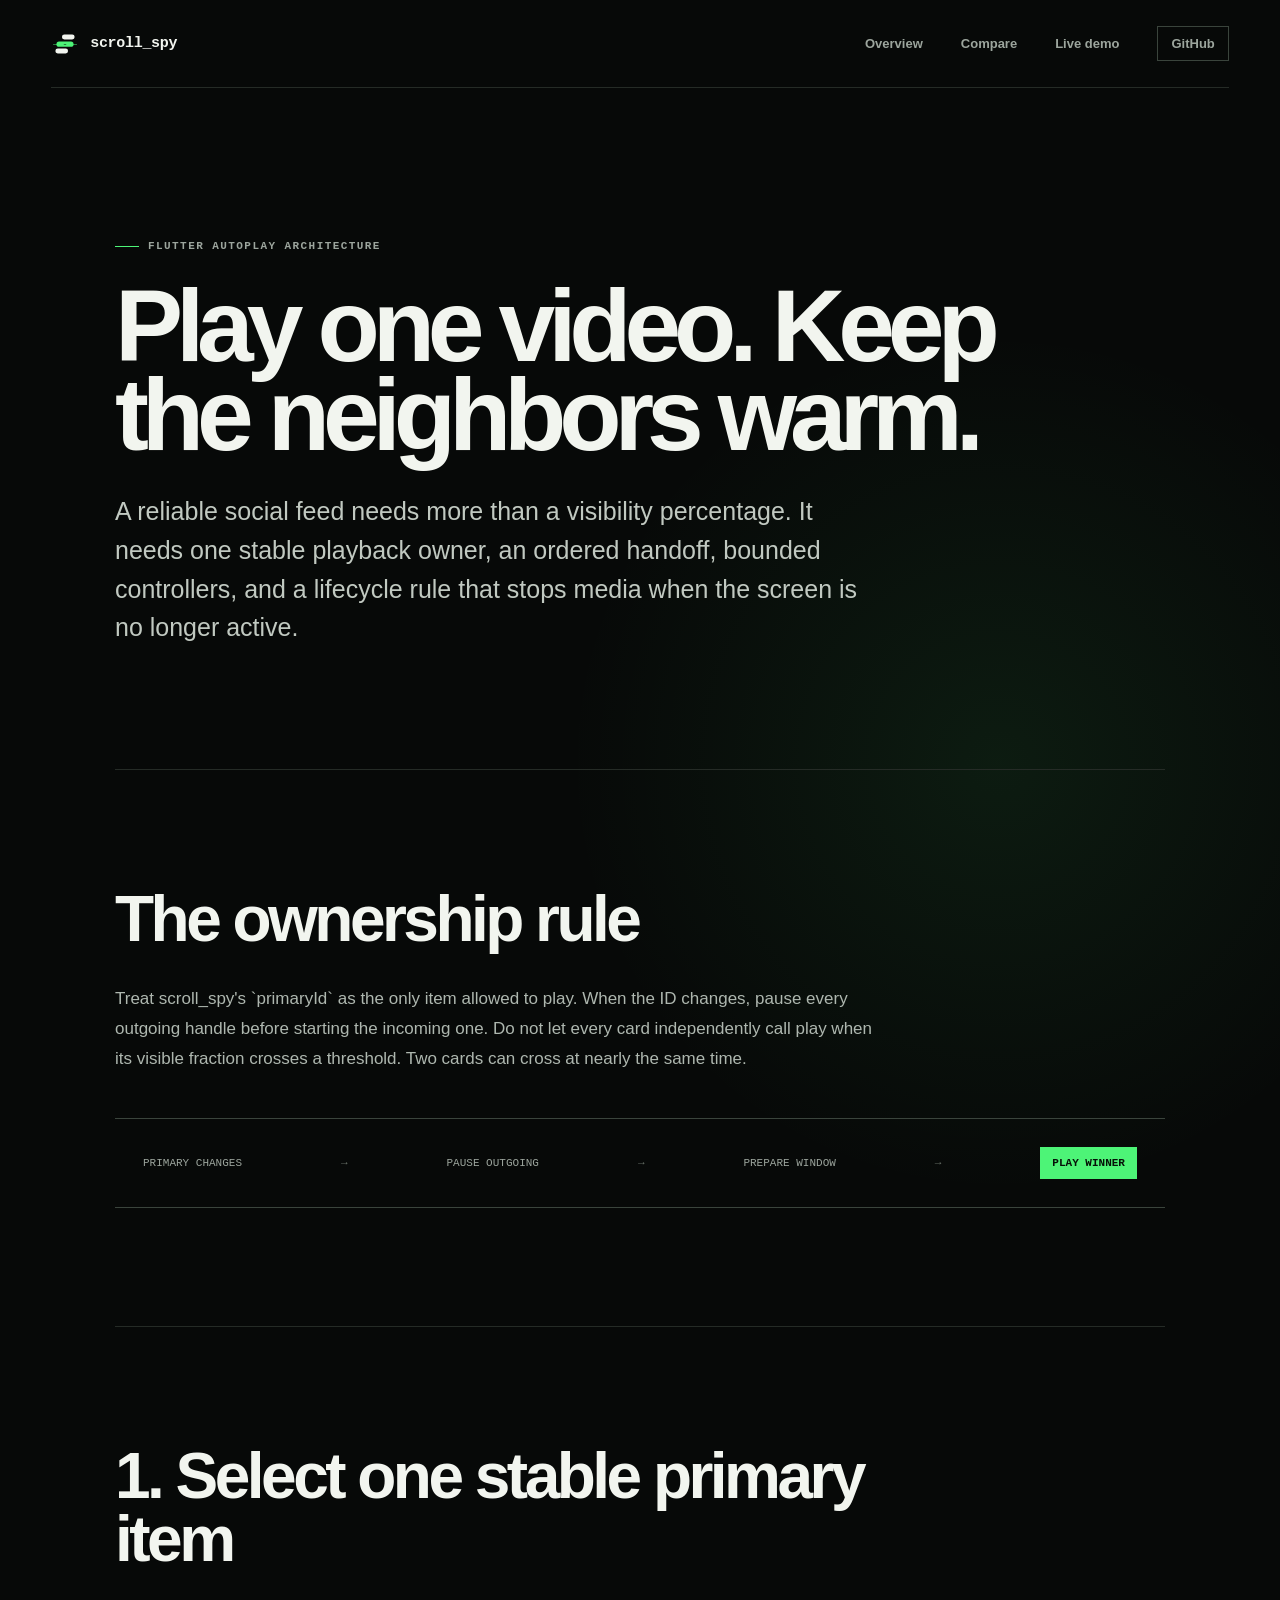
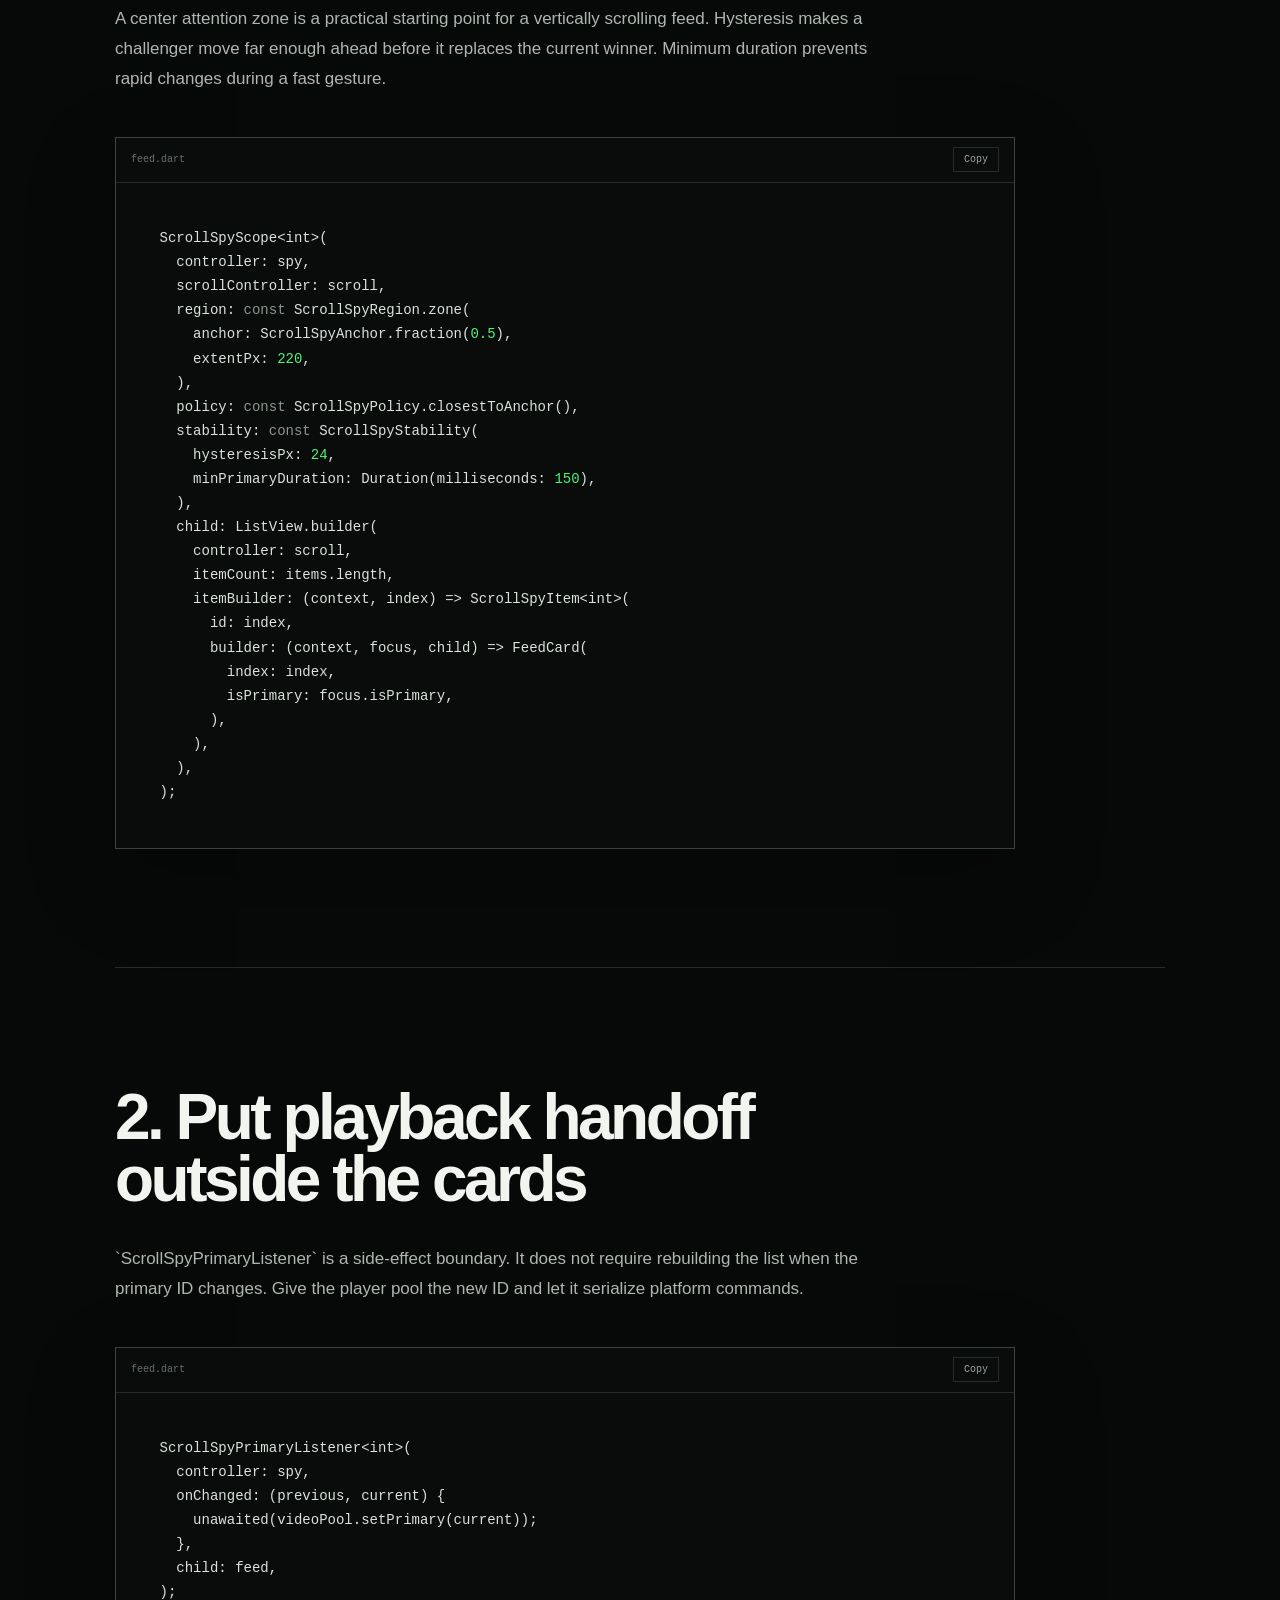
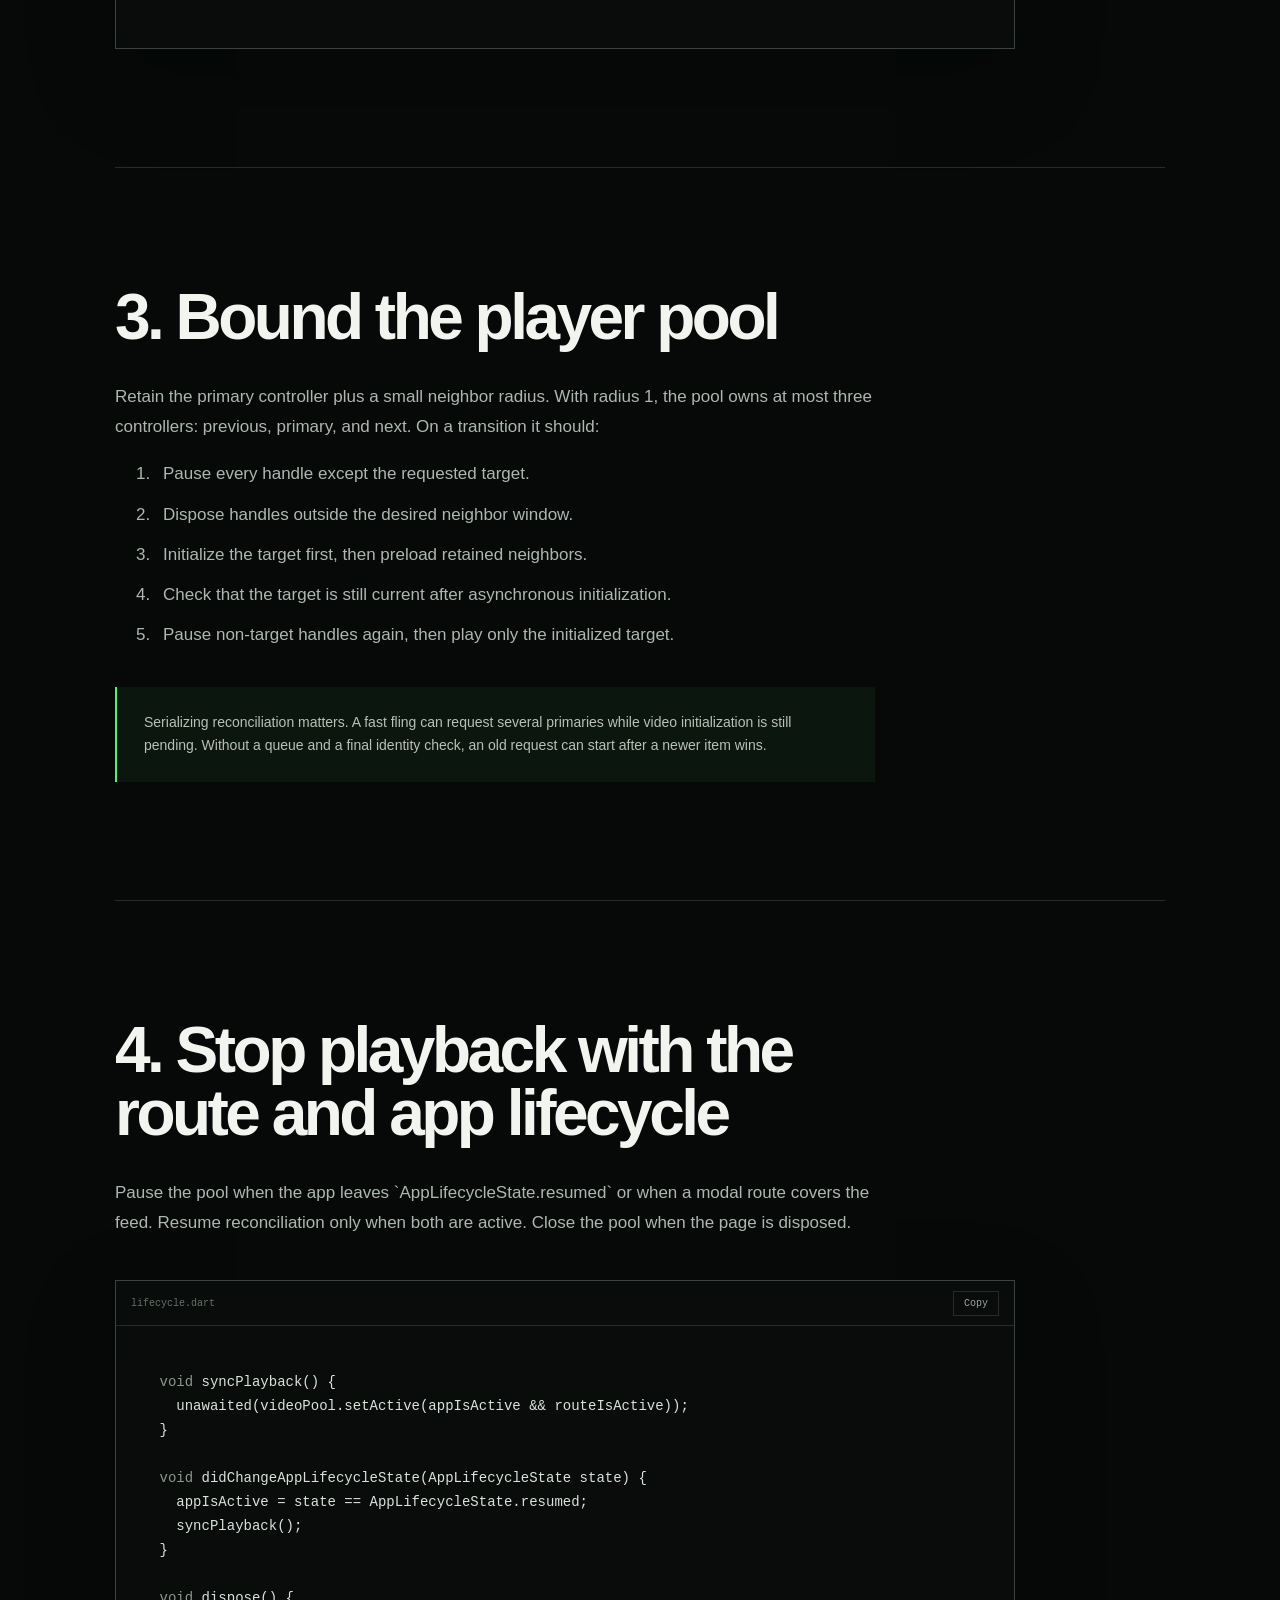
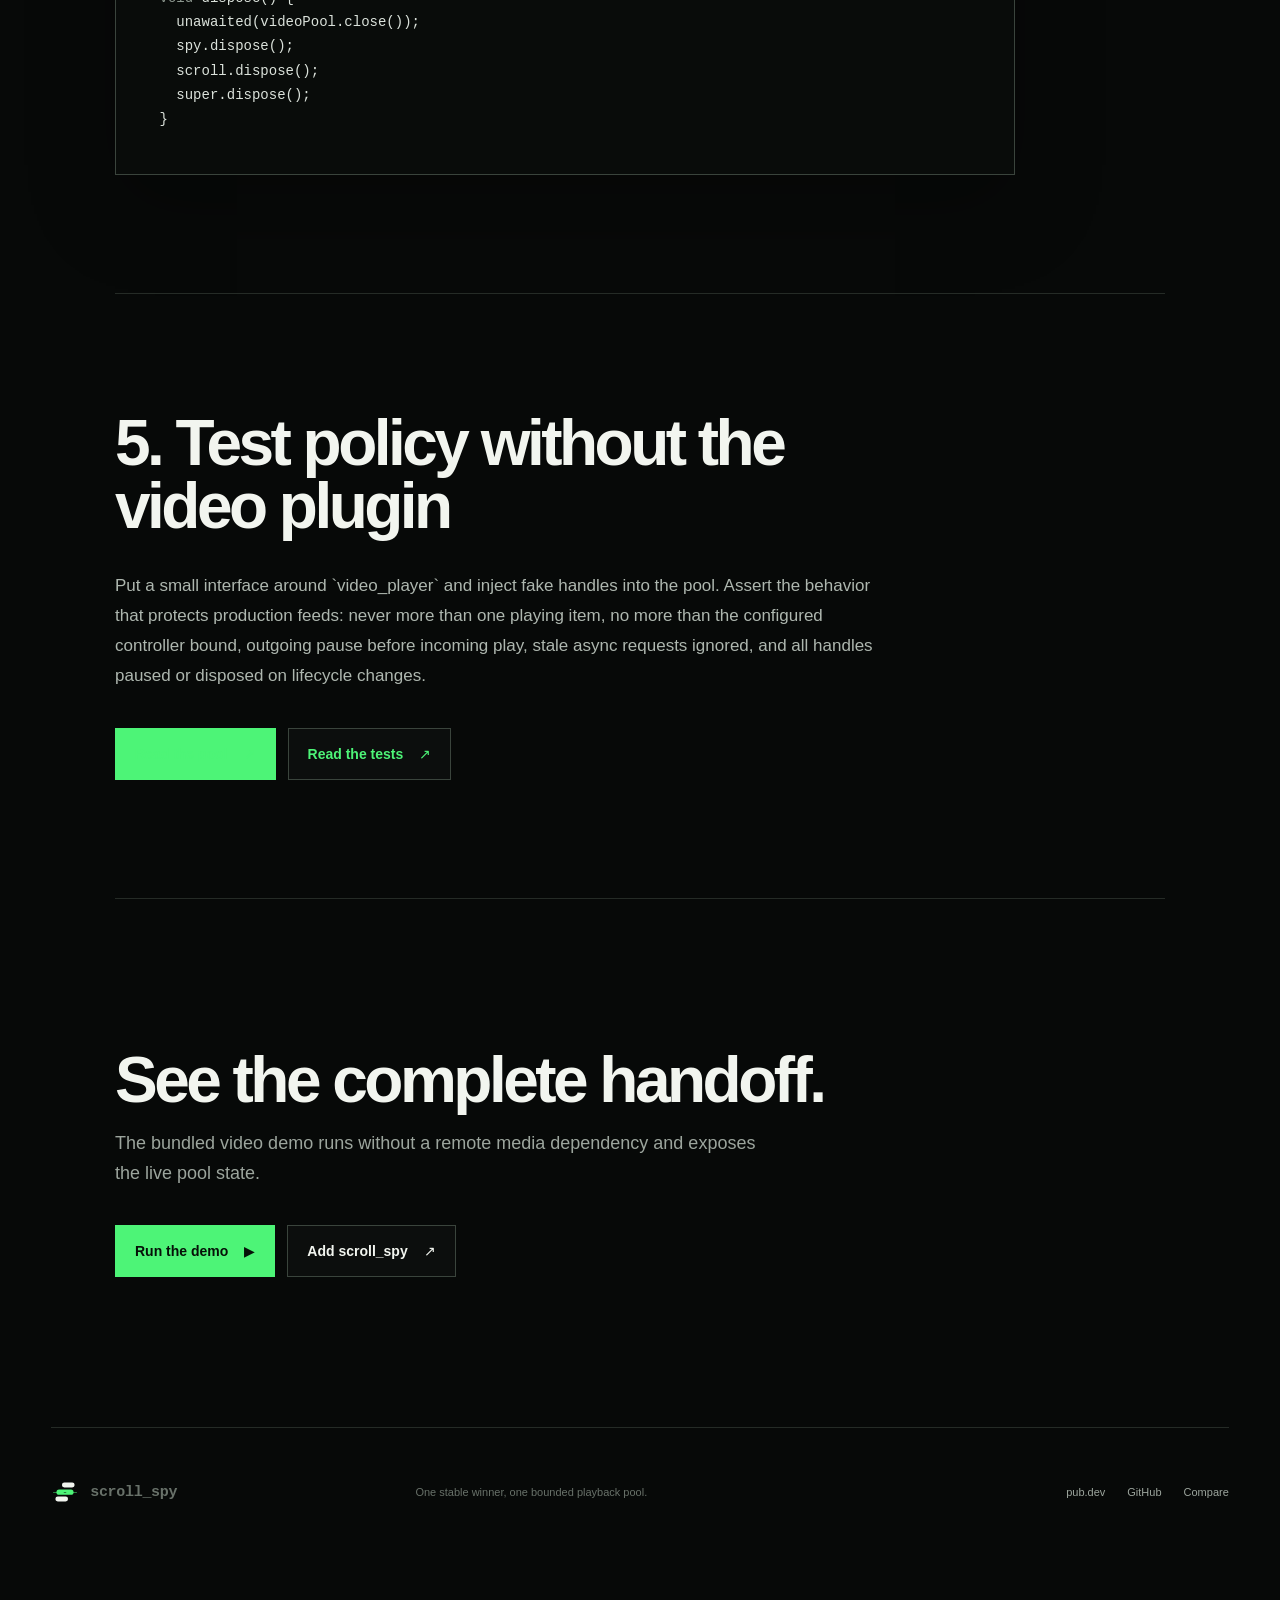
<file: website/guides/flutter-video-autoplay-feed.html>
<!doctype html>
<html lang="en">
  <head>
    <meta charset="utf-8" />
    <meta name="viewport" content="width=device-width, initial-scale=1" />
    <meta name="theme-color" content="#070908" />
    <meta name="color-scheme" content="dark" />
    <title>Build a one-player Flutter video autoplay feed with scroll_spy</title>
    <meta
      name="description"
      content="A practical Flutter video feed architecture: select one stable primary item, pause the previous video, preload neighbors, and handle lifecycle changes."
    />
    <meta name="robots" content="index, follow, max-image-preview:large" />
    <link rel="canonical" href="https://omar-hanafy.github.io/scroll_spy/guides/flutter-video-autoplay-feed.html" />
    <link rel="icon" href="../assets/favicon-16.png" type="image/png" sizes="16x16" />
    <link rel="icon" href="../assets/favicon-32.png" type="image/png" sizes="32x32" />
    <link rel="apple-touch-icon" href="../assets/apple-touch-icon.png" sizes="180x180" />
    <link rel="manifest" href="../site.webmanifest" />
    <meta property="og:type" content="article" />
    <meta property="og:title" content="One-player Flutter video autoplay feed" />
    <meta property="og:description" content="Stable primary selection, bounded video controllers, and lifecycle-safe playback." />
    <meta property="og:url" content="https://omar-hanafy.github.io/scroll_spy/guides/flutter-video-autoplay-feed.html" />
    <meta property="og:image" content="https://omar-hanafy.github.io/scroll_spy/assets/social-preview.png?v=1.0.5" />
    <meta property="og:image:width" content="1200" />
    <meta property="og:image:height" content="630" />
    <meta property="og:image:alt" content="scroll_spy selecting one primary card in a Flutter video feed" />
    <meta name="twitter:card" content="summary_large_image" />
    <meta name="twitter:title" content="Build a one-player Flutter autoplay feed" />
    <meta name="twitter:description" content="Stable primary selection, bounded video controllers, and lifecycle-safe playback with scroll_spy." />
    <meta name="twitter:image" content="https://omar-hanafy.github.io/scroll_spy/assets/social-preview.png?v=1.0.5" />
    <meta name="twitter:image:alt" content="scroll_spy selecting one primary card in a Flutter video feed" />
    <link rel="stylesheet" href="../styles.css" />
    <script src="../app.js" defer></script>
  </head>
  <body>
    <a class="skip-link" href="#main">Skip to content</a>
    <div class="scroll-progress" aria-hidden="true"><span></span></div>
    <header class="site-header">
      <a class="wordmark" href="../" aria-label="scroll_spy home"><img class="wordmark-mark" src="../assets/scroll-spy-mark-dark.svg" alt="" aria-hidden="true" /><span>scroll_spy</span></a>
      <nav aria-label="Primary navigation">
        <a href="../">Overview</a>
        <a href="../comparison.html">Compare</a>
        <a href="../demo/">Live demo</a>
        <a class="nav-source" href="https://github.com/omar-hanafy/scroll_spy">GitHub</a>
      </nav>
    </header>

    <main id="main" class="article-main">
      <article>
        <header class="article-hero" data-reveal>
          <p class="eyebrow"><span></span> Flutter autoplay architecture</p>
          <h1>Play one video. Keep the neighbors warm.</h1>
          <p class="article-lede">
            A reliable social feed needs more than a visibility percentage. It needs
            one stable playback owner, an ordered handoff, bounded controllers, and a
            lifecycle rule that stops media when the screen is no longer active.
          </p>
        </header>

        <section class="prose" data-reveal>
          <h2>The ownership rule</h2>
          <p>
            Treat scroll_spy's `primaryId` as the only item allowed to play. When the
            ID changes, pause every outgoing handle before starting the incoming one.
            Do not let every card independently call play when its visible fraction
            crosses a threshold. Two cards can cross at nearly the same time.
          </p>
          <div class="ownership-flow" aria-label="Playback ownership sequence">
            <span>primary changes</span><i>→</i><span>pause outgoing</span><i>→</i><span>prepare window</span><i>→</i><strong>play winner</strong>
          </div>
        </section>

        <section class="prose" data-reveal>
          <h2>1. Select one stable primary item</h2>
          <p>
            A center attention zone is a practical starting point for a vertically
            scrolling feed. Hysteresis makes a challenger move far enough ahead before
            it replaces the current winner. Minimum duration prevents rapid changes
            during a fast gesture.
          </p>
          <div class="code-window article-code">
            <div class="code-bar"><span>feed.dart</span><button class="copy-button" type="button" data-copy-target="scope-code">Copy</button></div>
            <pre><code id="scope-code">ScrollSpyScope&lt;int&gt;(
  controller: spy,
  scrollController: scroll,
  region: <span class="token-muted">const</span> ScrollSpyRegion.zone(
    anchor: ScrollSpyAnchor.fraction(<span class="token-number">0.5</span>),
    extentPx: <span class="token-number">220</span>,
  ),
  policy: <span class="token-muted">const</span> ScrollSpyPolicy.closestToAnchor(),
  stability: <span class="token-muted">const</span> ScrollSpyStability(
    hysteresisPx: <span class="token-number">24</span>,
    minPrimaryDuration: Duration(milliseconds: <span class="token-number">150</span>),
  ),
  child: ListView.builder(
    controller: scroll,
    itemCount: items.length,
    itemBuilder: (context, index) =&gt; ScrollSpyItem&lt;int&gt;(
      id: index,
      builder: (context, focus, child) =&gt; FeedCard(
        index: index,
        isPrimary: focus.isPrimary,
      ),
    ),
  ),
);</code></pre>
          </div>
        </section>

        <section class="prose" data-reveal>
          <h2>2. Put playback handoff outside the cards</h2>
          <p>
            `ScrollSpyPrimaryListener` is a side-effect boundary. It does not require
            rebuilding the list when the primary ID changes. Give the player pool the
            new ID and let it serialize platform commands.
          </p>
          <div class="code-window article-code">
            <div class="code-bar"><span>feed.dart</span><button class="copy-button" type="button" data-copy-target="listener-code">Copy</button></div>
            <pre><code id="listener-code">ScrollSpyPrimaryListener&lt;int&gt;(
  controller: spy,
  onChanged: (previous, current) {
    unawaited(videoPool.setPrimary(current));
  },
  child: feed,
);</code></pre>
          </div>
        </section>

        <section class="prose" data-reveal>
          <h2>3. Bound the player pool</h2>
          <p>
            Retain the primary controller plus a small neighbor radius. With radius 1,
            the pool owns at most three controllers: previous, primary, and next. On a
            transition it should:
          </p>
          <ol>
            <li>Pause every handle except the requested target.</li>
            <li>Dispose handles outside the desired neighbor window.</li>
            <li>Initialize the target first, then preload retained neighbors.</li>
            <li>Check that the target is still current after asynchronous initialization.</li>
            <li>Pause non-target handles again, then play only the initialized target.</li>
          </ol>
          <aside class="callout">
            Serializing reconciliation matters. A fast fling can request several
            primaries while video initialization is still pending. Without a queue and
            a final identity check, an old request can start after a newer item wins.
          </aside>
        </section>

        <section class="prose" data-reveal>
          <h2>4. Stop playback with the route and app lifecycle</h2>
          <p>
            Pause the pool when the app leaves `AppLifecycleState.resumed` or when a
            modal route covers the feed. Resume reconciliation only when both are
            active. Close the pool when the page is disposed.
          </p>
          <div class="code-window article-code">
            <div class="code-bar"><span>lifecycle.dart</span><button class="copy-button" type="button" data-copy-target="lifecycle-code">Copy</button></div>
            <pre><code id="lifecycle-code"><span class="token-muted">void</span> syncPlayback() {
  unawaited(videoPool.setActive(appIsActive &amp;&amp; routeIsActive));
}

<span class="token-muted">void</span> didChangeAppLifecycleState(AppLifecycleState state) {
  appIsActive = state == AppLifecycleState.resumed;
  syncPlayback();
}

<span class="token-muted">void</span> dispose() {
  unawaited(videoPool.close());
  spy.dispose();
  scroll.dispose();
  super.dispose();
}</code></pre>
          </div>
        </section>

        <section class="prose" data-reveal>
          <h2>5. Test policy without the video plugin</h2>
          <p>
            Put a small interface around `video_player` and inject fake handles into
            the pool. Assert the behavior that protects production feeds: never more
            than one playing item, no more than the configured controller bound,
            outgoing pause before incoming play, stale async requests ignored, and all
            handles paused or disposed on lifecycle changes.
          </p>
          <div class="article-actions">
            <a class="button button-primary" href="https://github.com/omar-hanafy/scroll_spy/blob/main/example/lib/demos/feed_video_pool.dart">Read the pool <span aria-hidden="true">↗</span></a>
            <a class="button button-quiet" href="https://github.com/omar-hanafy/scroll_spy/blob/main/example/test/feed_video_pool_test.dart">Read the tests <span aria-hidden="true">↗</span></a>
          </div>
        </section>

        <section class="article-cta" data-reveal>
          <h2>See the complete handoff.</h2>
          <p>The bundled video demo runs without a remote media dependency and exposes the live pool state.</p>
          <div class="article-actions">
            <a class="button button-primary" href="../demo/">Run the demo <span aria-hidden="true">▶</span></a>
            <a class="button button-quiet" href="https://pub.dev/packages/scroll_spy">Add scroll_spy <span aria-hidden="true">↗</span></a>
          </div>
        </section>
      </article>
    </main>

    <footer>
      <a class="wordmark" href="../"><img class="wordmark-mark" src="../assets/scroll-spy-mark-dark.svg" alt="" aria-hidden="true" /><span>scroll_spy</span></a>
      <p>One stable winner, one bounded playback pool.</p>
      <div><a href="https://pub.dev/packages/scroll_spy">pub.dev</a><a href="https://github.com/omar-hanafy/scroll_spy">GitHub</a><a href="../comparison.html">Compare</a></div>
    </footer>
  </body>
</html>
</file>
<file: website/styles.css>
:root {
  --ink: #f2f5ef;
  --muted: #9ca59d;
  --dim: #687169;
  --ground: #070908;
  --ground-soft: #0b0e0c;
  --line: #252b26;
  --line-bright: #3a443c;
  --signal: #4df477;
  --signal-deep: #123e1e;
  --amber: #f6c453;
  --max: 1240px;
  --gutter: clamp(20px, 4vw, 64px);
  font-family: Inter, ui-sans-serif, -apple-system, BlinkMacSystemFont, "Segoe UI", sans-serif;
  color: var(--ink);
  background: var(--ground);
  font-synthesis: none;
  text-rendering: optimizeLegibility;
}

* {
  box-sizing: border-box;
}

html {
  scroll-behavior: smooth;
  background: var(--ground);
}

body {
  margin: 0;
  min-width: 320px;
  overflow-x: hidden;
  background:
    radial-gradient(circle at 78% 12%, rgb(77 244 119 / 8%), transparent 27rem),
    var(--ground);
  color: var(--ink);
}

body::before {
  position: fixed;
  inset: 0;
  z-index: -1;
  pointer-events: none;
  content: "";
  opacity: 0.16;
  background-image: url("data:image/svg+xml,%3Csvg viewBox='0 0 180 180' xmlns='http://www.w3.org/2000/svg'%3E%3Cfilter id='n'%3E%3CfeTurbulence type='fractalNoise' baseFrequency='.9' numOctaves='3' stitchTiles='stitch'/%3E%3C/filter%3E%3Crect width='100%25' height='100%25' filter='url(%23n)' opacity='.22'/%3E%3C/svg%3E");
}

a {
  color: inherit;
}

button,
a {
  -webkit-tap-highlight-color: transparent;
}

.skip-link {
  position: fixed;
  top: 12px;
  left: 12px;
  z-index: 100;
  padding: 10px 14px;
  color: #061108;
  background: var(--signal);
  transform: translateY(-160%);
}

.skip-link:focus {
  transform: translateY(0);
}

.scroll-progress {
  position: fixed;
  top: 0;
  left: 0;
  z-index: 90;
  width: 100%;
  height: 2px;
  background: transparent;
}

.scroll-progress span {
  display: block;
  width: 100%;
  height: 100%;
  background: var(--signal);
  transform: scaleX(0);
  transform-origin: left;
}

.site-header {
  position: relative;
  z-index: 20;
  display: flex;
  width: min(calc(100% - (2 * var(--gutter))), var(--max));
  min-height: 88px;
  margin: 0 auto;
  align-items: center;
  justify-content: space-between;
  border-bottom: 1px solid var(--line);
}

.wordmark {
  display: inline-flex;
  align-items: center;
  gap: 11px;
  font-family: "SFMono-Regular", Consolas, "Liberation Mono", monospace;
  font-size: 15px;
  font-weight: 700;
  letter-spacing: -0.02em;
  text-decoration: none;
}

.wordmark-mark {
  display: block;
  width: 28px;
  height: 28px;
  object-fit: contain;
}

nav {
  display: flex;
  align-items: center;
  gap: clamp(18px, 3vw, 38px);
}

nav a {
  color: var(--muted);
  font-size: 13px;
  font-weight: 600;
  text-decoration: none;
}

nav a:hover,
nav a:focus-visible {
  color: var(--ink);
}

.nav-source {
  padding: 9px 13px;
  border: 1px solid var(--line-bright);
}

main {
  width: min(calc(100% - (2 * var(--gutter))), var(--max));
  margin: 0 auto;
}

.hero {
  display: grid;
  min-height: min(820px, calc(100vh - 88px));
  grid-template-columns: minmax(0, 1.05fr) minmax(350px, 0.95fr);
  align-items: center;
  gap: clamp(36px, 8vw, 112px);
  padding: 82px 0 94px;
}

.hero-copy {
  min-width: 0;
}

.eyebrow,
.section-index {
  margin: 0;
  color: var(--muted);
  font-family: "SFMono-Regular", Consolas, "Liberation Mono", monospace;
  font-size: 11px;
  font-weight: 700;
  letter-spacing: 0.13em;
  line-height: 1.5;
  text-transform: uppercase;
}

.eyebrow {
  display: flex;
  align-items: center;
  gap: 9px;
}

.eyebrow span {
  display: inline-block;
  width: 24px;
  height: 1px;
  background: var(--signal);
}

h1,
h2,
p {
  text-wrap: pretty;
}

h1 {
  max-width: 760px;
  margin: 25px 0 24px;
  font-size: clamp(62px, 7.7vw, 112px);
  font-weight: 680;
  letter-spacing: -0.07em;
  line-height: 0.88;
}

h1 em {
  display: block;
  color: var(--signal);
  font-family: Georgia, "Times New Roman", serif;
  font-size: 0.91em;
  font-weight: 400;
  letter-spacing: -0.055em;
}

h2 {
  margin: 0;
  font-size: clamp(40px, 5.1vw, 72px);
  font-weight: 620;
  letter-spacing: -0.055em;
  line-height: 0.98;
}

.hero-lede {
  max-width: 620px;
  margin: 0;
  color: #c1c9c1;
  font-size: clamp(18px, 1.9vw, 24px);
  line-height: 1.55;
}

.hero-actions {
  display: flex;
  flex-wrap: wrap;
  gap: 12px;
  margin-top: 34px;
}

.button {
  display: inline-flex;
  min-height: 52px;
  padding: 0 19px;
  align-items: center;
  justify-content: center;
  gap: 16px;
  border: 1px solid transparent;
  font-size: 14px;
  font-weight: 760;
  text-decoration: none;
  transition: transform 180ms ease, border-color 180ms ease, background 180ms ease;
}

.button:hover,
.button:focus-visible {
  transform: translateY(-2px);
}

.button-primary {
  color: #061108;
  background: var(--signal);
}

.button-primary:hover,
.button-primary:focus-visible {
  background: #7bfa9a;
}

.button-quiet {
  border-color: var(--line-bright);
  color: var(--ink);
  background: rgb(255 255 255 / 2%);
}

.button-quiet:hover,
.button-quiet:focus-visible {
  border-color: #707c72;
}

.proof-line {
  display: flex;
  max-width: 620px;
  margin-top: 45px;
  padding-top: 20px;
  gap: 24px;
  border-top: 1px solid var(--line);
  color: var(--dim);
  font-family: "SFMono-Regular", Consolas, "Liberation Mono", monospace;
  font-size: 10px;
  line-height: 1.4;
  text-transform: uppercase;
}

.proof-line strong {
  color: var(--ink);
  font-size: 13px;
}

.hero-stage {
  position: relative;
  display: flex;
  min-height: 620px;
  align-items: center;
  justify-content: center;
}

.hero-stage::before {
  position: absolute;
  width: 520px;
  height: 520px;
  border: 1px solid rgb(77 244 119 / 10%);
  border-radius: 50%;
  background: radial-gradient(circle, rgb(77 244 119 / 10%), transparent 66%);
  content: "";
}

.phone-shell {
  position: relative;
  z-index: 2;
  width: min(330px, 74vw);
  padding: 9px;
  overflow: hidden;
  border: 1px solid #3e4840;
  border-radius: 40px;
  background: #101411;
  box-shadow: 0 35px 100px rgb(0 0 0 / 58%);
  transform: rotate(2.2deg);
}

.phone-top {
  position: absolute;
  top: 18px;
  left: 50%;
  z-index: 3;
  width: 86px;
  height: 20px;
  border-radius: 20px;
  background: #080a09;
  transform: translateX(-50%);
}

.product-video {
  display: block;
  width: 100%;
  aspect-ratio: 360 / 546;
  border-radius: 31px;
  object-fit: cover;
  background: #111;
}

.focus-rail {
  position: absolute;
  top: 46%;
  right: -22px;
  left: -30px;
  z-index: 3;
  display: flex;
  align-items: center;
  gap: 12px;
  pointer-events: none;
}

.focus-label {
  padding: 5px 7px;
  color: #061108;
  background: var(--signal);
  font-family: "SFMono-Regular", Consolas, monospace;
  font-size: 9px;
  font-weight: 900;
  letter-spacing: 0.08em;
}

.focus-line {
  flex: 1;
  height: 1px;
  background: var(--signal);
  box-shadow: 0 0 14px var(--signal);
}

.winner-readout {
  position: absolute;
  right: -5px;
  bottom: 86px;
  z-index: 4;
  display: grid;
  width: 126px;
  padding: 13px;
  border: 1px solid var(--line-bright);
  background: rgb(7 9 8 / 90%);
  backdrop-filter: blur(10px);
}

.winner-readout span {
  color: var(--dim);
  font-family: "SFMono-Regular", Consolas, monospace;
  font-size: 8px;
  letter-spacing: 0.14em;
}

.winner-readout strong {
  margin-top: 3px;
  font-family: "SFMono-Regular", Consolas, monospace;
  font-size: 26px;
}

.winner-readout i {
  position: absolute;
  top: 16px;
  right: 14px;
  width: 7px;
  height: 7px;
  border-radius: 50%;
  background: var(--signal);
  box-shadow: 0 0 12px var(--signal);
}

.section-rule {
  display: grid;
  padding: clamp(88px, 12vw, 166px) 0;
  border-top: 1px solid var(--line);
}

.manifesto {
  grid-template-columns: 0.52fr 1.38fr 1fr;
  gap: clamp(28px, 5vw, 76px);
}

.manifesto-copy p,
.comparison-intro p,
.outcomes-heading p,
.install-copy > p,
.engine-head p,
.final-cta > p {
  color: var(--muted);
  font-size: 17px;
  line-height: 1.72;
}

.manifesto-copy p {
  max-width: 650px;
  margin: 33px 0 0;
}

.decision-stack {
  align-self: end;
  border-top: 1px solid var(--line);
}

.decision-stack div {
  display: grid;
  min-height: 76px;
  padding: 14px 0;
  grid-template-columns: 82px 1fr;
  align-items: center;
  border-bottom: 1px solid var(--line);
}

.decision-stack span,
.signal-flow span {
  color: var(--dim);
  font-family: "SFMono-Regular", Consolas, monospace;
  font-size: 9px;
  letter-spacing: 0.12em;
}

.decision-stack strong {
  font-size: 14px;
  font-weight: 580;
}

.decision-stack .decision-primary {
  color: var(--signal);
}

.decision-stack .decision-primary span {
  color: var(--signal);
}

.outcomes {
  grid-template-columns: 0.52fr 2.38fr;
  gap: clamp(28px, 5vw, 76px);
}

.outcomes-heading {
  display: grid;
  grid-template-columns: minmax(0, 1.6fr) minmax(260px, 0.7fr);
  align-items: end;
  gap: 60px;
}

.outcomes-heading p {
  margin: 0;
}

.signal-flow {
  display: grid;
  margin: 88px 0 0;
  padding: 0;
  grid-column: 2;
  grid-template-columns: repeat(4, 1fr);
  list-style: none;
  border-top: 1px solid var(--line-bright);
}

.signal-flow li {
  position: relative;
  display: flex;
  min-height: 210px;
  padding: 23px 22px;
  flex-direction: column;
  border-right: 1px solid var(--line);
}

.signal-flow li::before {
  position: absolute;
  top: -5px;
  left: 0;
  width: 9px;
  height: 9px;
  border-radius: 50%;
  background: var(--line-bright);
  content: "";
}

.signal-flow li:last-child {
  border-right: 0;
}

.signal-flow strong {
  margin-top: auto;
  font-size: 23px;
  font-weight: 630;
}

.signal-flow small {
  min-height: 54px;
  margin-top: 10px;
  color: var(--muted);
  font-size: 12px;
  line-height: 1.5;
}

.signal-flow .signal-winner {
  color: #071008;
  background: var(--signal);
}

.signal-flow .signal-winner::before {
  background: var(--signal);
  box-shadow: 0 0 16px var(--signal);
}

.signal-flow .signal-winner span,
.signal-flow .signal-winner small {
  color: #143319;
}

.comparison {
  grid-template-columns: 0.52fr 2.38fr;
  gap: clamp(28px, 5vw, 76px);
}

.comparison-intro {
  display: grid;
  grid-template-columns: minmax(0, 1.45fr) minmax(280px, 0.65fr);
  align-items: end;
  gap: 60px;
}

.comparison-intro p {
  margin: 0;
}

.comparison-table-wrap {
  margin-top: 82px;
  grid-column: 2;
  overflow-x: auto;
  border: 1px solid var(--line);
}

table {
  width: 100%;
  min-width: 820px;
  border-collapse: collapse;
  font-size: 13px;
}

th,
td {
  padding: 19px 21px;
  border-right: 1px solid var(--line);
  border-bottom: 1px solid var(--line);
  text-align: left;
  vertical-align: top;
}

tr:last-child th,
tr:last-child td {
  border-bottom: 0;
}

th:last-child,
td:last-child {
  border-right: 0;
}

thead th {
  color: var(--muted);
  background: #090c0a;
  font-family: "SFMono-Regular", Consolas, monospace;
  font-size: 10px;
  letter-spacing: 0.06em;
}

tbody th {
  width: 18%;
  color: var(--muted);
  font-weight: 540;
}

td {
  color: #b1bab2;
  line-height: 1.45;
}

.selected {
  background: rgb(77 244 119 / 5%);
  box-shadow: inset 2px 0 0 rgb(77 244 119 / 34%);
}

thead .selected,
td.selected b {
  color: var(--signal);
}

.comparison-note,
.engine-proof {
  margin: 18px 0 0;
  grid-column: 2;
  color: var(--dim);
  font-size: 11px;
  line-height: 1.6;
}

.install {
  grid-template-columns: 0.8fr 1.55fr;
  gap: clamp(50px, 9vw, 130px);
}

.install > .section-index {
  grid-column: 1 / -1;
}

.install-copy {
  padding-top: 48px;
}

.install-copy h2 {
  margin-top: 24px;
}

.install-copy > p {
  margin: 28px 0 0;
}

.text-link {
  display: inline-flex;
  margin-top: 26px;
  align-items: center;
  gap: 13px;
  color: var(--signal);
  font-size: 13px;
  font-weight: 720;
  text-decoration: none;
}

.code-window {
  margin-top: 48px;
  overflow: hidden;
  border: 1px solid var(--line-bright);
  background: #090c0a;
  box-shadow: 0 30px 80px rgb(0 0 0 / 28%);
}

.code-bar {
  display: flex;
  min-height: 45px;
  padding: 0 15px;
  align-items: center;
  justify-content: space-between;
  border-bottom: 1px solid var(--line);
  color: var(--dim);
  font-family: "SFMono-Regular", Consolas, monospace;
  font-size: 10px;
}

.copy-button {
  padding: 6px 10px;
  border: 1px solid var(--line);
  color: var(--muted);
  background: transparent;
  font: inherit;
  cursor: pointer;
}

.copy-button:hover,
.copy-button:focus-visible {
  border-color: var(--signal);
  color: var(--signal);
}

pre {
  margin: 0;
  padding: clamp(20px, 3.4vw, 44px);
  overflow-x: auto;
  color: #dbe2db;
  font-family: "SFMono-Regular", Consolas, "Liberation Mono", monospace;
  font-size: clamp(11px, 1.15vw, 14px);
  line-height: 1.72;
  tab-size: 2;
}

.token-muted {
  color: #8c978e;
}

.token-number {
  color: var(--signal);
}

.engine {
  grid-template-columns: 0.52fr 2.38fr;
  gap: clamp(28px, 5vw, 76px);
}

.engine-head {
  display: grid;
  grid-template-columns: minmax(0, 1.5fr) minmax(280px, 0.72fr);
  align-items: end;
  gap: 60px;
}

.engine-head p {
  margin: 0;
}

.engine-metrics {
  display: grid;
  margin-top: 76px;
  grid-column: 2;
  grid-template-columns: repeat(3, 1fr);
  border-top: 1px solid var(--line-bright);
  border-bottom: 1px solid var(--line-bright);
}

.engine-metrics div {
  display: flex;
  min-height: 190px;
  padding: 27px;
  flex-direction: column;
  justify-content: space-between;
  border-right: 1px solid var(--line);
}

.engine-metrics div:last-child {
  border-right: 0;
}

.engine-metrics strong {
  color: var(--signal);
  font-family: Georgia, "Times New Roman", serif;
  font-size: clamp(53px, 6vw, 84px);
  font-weight: 400;
  letter-spacing: -0.06em;
  line-height: 1;
}

.engine-metrics span {
  max-width: 180px;
  color: var(--muted);
  font-size: 12px;
  line-height: 1.45;
}

.final-cta {
  display: flex;
  min-height: 660px;
  padding: 120px 0;
  align-items: center;
  flex-direction: column;
  justify-content: center;
  border-top: 1px solid var(--line);
  text-align: center;
}

.final-cta .eyebrow {
  justify-content: center;
}

.final-cta h2 {
  margin-top: 24px;
  font-size: clamp(58px, 9vw, 128px);
}

.final-cta > p {
  max-width: 580px;
  margin: 25px 0 0;
}

footer {
  display: grid;
  width: min(calc(100% - (2 * var(--gutter))), var(--max));
  min-height: 130px;
  margin: 0 auto;
  grid-template-columns: 0.7fr 1.3fr auto;
  align-items: center;
  gap: 30px;
  border-top: 1px solid var(--line);
  color: var(--dim);
  font-size: 11px;
}

footer p {
  margin: 0;
}

footer div {
  display: flex;
  gap: 22px;
}

footer div a {
  color: var(--muted);
  text-decoration: none;
}

.article-main {
  width: min(calc(100% - (2 * var(--gutter))), 1050px);
}

.article-hero {
  max-width: 990px;
  padding: clamp(88px, 12vw, 150px) 0 clamp(72px, 10vw, 122px);
}

.article-hero h1 {
  max-width: 950px;
  margin: 27px 0 31px;
  font-size: clamp(58px, 8vw, 102px);
}

.article-lede {
  max-width: 770px;
  margin: 0;
  color: #c1c9c1;
  font-size: clamp(19px, 2vw, 25px);
  line-height: 1.55;
}

.article-meta {
  margin: 31px 0 0;
  color: var(--dim);
  font-family: "SFMono-Regular", Consolas, monospace;
  font-size: 10px;
  letter-spacing: 0.07em;
  text-transform: uppercase;
}

.prose {
  padding: clamp(72px, 10vw, 118px) 0;
  border-top: 1px solid var(--line);
}

.prose > h2,
.article-cta h2 {
  max-width: 800px;
  font-size: clamp(38px, 5vw, 65px);
}

.prose > h3 {
  margin: 42px 0 0;
  font-size: 25px;
}

.prose > p,
.prose > ul,
.prose > ol {
  max-width: 760px;
  color: #aeb7af;
  font-size: 17px;
  line-height: 1.78;
}

.prose > p:first-of-type {
  margin-top: 33px;
}

.prose li {
  margin: 10px 0;
  padding-left: 8px;
}

.prose a,
.comparison-note a {
  color: var(--signal);
}

.job-list {
  display: grid;
  margin-top: 52px;
  grid-template-columns: repeat(3, 1fr);
  border-top: 1px solid var(--line-bright);
  border-bottom: 1px solid var(--line-bright);
}

.job-list > div {
  min-height: 310px;
  padding: 26px;
  border-right: 1px solid var(--line);
}

.job-list > div:last-child {
  border-right: 0;
}

.job-list span {
  color: var(--dim);
  font-family: "SFMono-Regular", Consolas, monospace;
  font-size: 10px;
}

.job-list h3 {
  margin: 72px 0 18px;
  font-size: 21px;
  line-height: 1.2;
}

.job-list p {
  margin: 0;
  color: var(--muted);
  font-size: 13px;
  line-height: 1.65;
}

.job-list .job-primary {
  color: #061108;
  background: var(--signal);
}

.job-list .job-primary span,
.job-list .job-primary p,
.job-list .job-primary a {
  color: #17391e;
}

.article-table {
  margin-top: 44px;
}

.callout {
  max-width: 760px;
  margin-top: 36px;
  padding: 24px 27px;
  border-left: 2px solid var(--signal);
  color: #b8c1b9;
  background: rgb(77 244 119 / 5%);
  font-size: 14px;
  line-height: 1.7;
}

.article-code {
  max-width: 900px;
  margin-top: 42px;
}

.article-actions {
  display: flex;
  flex-wrap: wrap;
  gap: 12px;
  margin-top: 36px;
}

.ownership-flow {
  display: flex;
  margin-top: 44px;
  padding: 28px;
  align-items: center;
  justify-content: space-between;
  gap: 12px;
  border-top: 1px solid var(--line-bright);
  border-bottom: 1px solid var(--line-bright);
  color: var(--muted);
  font-family: "SFMono-Regular", Consolas, monospace;
  font-size: 11px;
  text-transform: uppercase;
}

.ownership-flow i {
  color: var(--dim);
  font-style: normal;
}

.ownership-flow strong {
  color: #061108;
  padding: 10px 12px;
  background: var(--signal);
}

.article-cta {
  padding: clamp(90px, 12vw, 150px) 0;
  border-top: 1px solid var(--line);
}

.article-cta p {
  max-width: 650px;
  color: var(--muted);
  font-size: 18px;
  line-height: 1.65;
}

[data-reveal] {
  opacity: 0;
  transform: translateY(22px);
  transition: opacity 700ms cubic-bezier(0.2, 0.65, 0.2, 1), transform 700ms cubic-bezier(0.2, 0.65, 0.2, 1);
}

[data-reveal].is-visible {
  opacity: 1;
  transform: translateY(0);
}

.hero [data-reveal]:nth-child(2) {
  transition-delay: 120ms;
}

:focus-visible {
  outline: 2px solid var(--signal);
  outline-offset: 3px;
}

@media (max-width: 980px) {
  .hero {
    min-height: auto;
    grid-template-columns: minmax(0, 1fr);
    padding-top: 72px;
  }

  .hero-copy {
    max-width: 780px;
  }

  .hero-stage {
    min-height: 590px;
  }

  .manifesto,
  .outcomes,
  .comparison,
  .engine {
    grid-template-columns: 1fr;
  }

  .manifesto-copy,
  .decision-stack,
  .outcomes-heading,
  .signal-flow,
  .comparison-intro,
  .comparison-table-wrap,
  .comparison-note,
  .engine-head,
  .engine-metrics,
  .engine-proof {
    grid-column: 1;
  }

  .manifesto-copy,
  .outcomes-heading,
  .comparison-intro,
  .engine-head {
    margin-top: 42px;
  }

  .decision-stack {
    margin-top: 30px;
  }

  .install {
    grid-template-columns: 1fr;
  }

  .install-copy {
    max-width: 670px;
  }
}

@media (max-width: 720px) {
  .site-header {
    min-height: 72px;
  }

  nav a:not(.nav-source) {
    display: none;
  }

  h1 {
    font-size: clamp(56px, 18vw, 84px);
  }

  .hero {
    padding: 58px 0 80px;
  }

  .hero-stage {
    min-height: 520px;
  }

  .hero-stage::before {
    width: 390px;
    height: 390px;
  }

  .proof-line {
    display: grid;
    grid-template-columns: repeat(3, 1fr);
    gap: 10px;
    max-width: 100%;
    font-size: 8px;
  }

  .proof-line span {
    display: flex;
    min-width: 0;
    flex-direction: column;
    overflow-wrap: anywhere;
  }

  .winner-readout {
    right: 0;
  }

  .outcomes-heading,
  .comparison-intro,
  .engine-head {
    grid-template-columns: 1fr;
    gap: 26px;
  }

  .signal-flow {
    grid-template-columns: 1fr 1fr;
  }

  .signal-flow li:nth-child(2) {
    border-right: 0;
  }

  .signal-flow li {
    min-height: 180px;
    border-bottom: 1px solid var(--line);
  }

  .engine-metrics {
    grid-template-columns: 1fr;
  }

  .engine-metrics div {
    min-height: 150px;
    border-right: 0;
    border-bottom: 1px solid var(--line);
  }

  .engine-metrics div:last-child {
    border-bottom: 0;
  }

  footer {
    padding: 34px 0;
    grid-template-columns: 1fr;
    gap: 16px;
  }

  .job-list {
    grid-template-columns: 1fr;
  }

  .job-list > div {
    min-height: 240px;
    border-right: 0;
    border-bottom: 1px solid var(--line);
  }

  .job-list > div:last-child {
    border-bottom: 0;
  }

  .job-list h3 {
    margin-top: 45px;
  }

  .ownership-flow {
    align-items: stretch;
    flex-direction: column;
  }

  .ownership-flow i {
    transform: rotate(90deg);
  }
}

@media (prefers-reduced-motion: reduce) {
  html {
    scroll-behavior: auto;
  }

  *,
  *::before,
  *::after {
    scroll-behavior: auto !important;
    transition-duration: 0.01ms !important;
    animation-duration: 0.01ms !important;
    animation-iteration-count: 1 !important;
  }

  [data-reveal] {
    opacity: 1;
    transform: none;
  }
}
</file>
